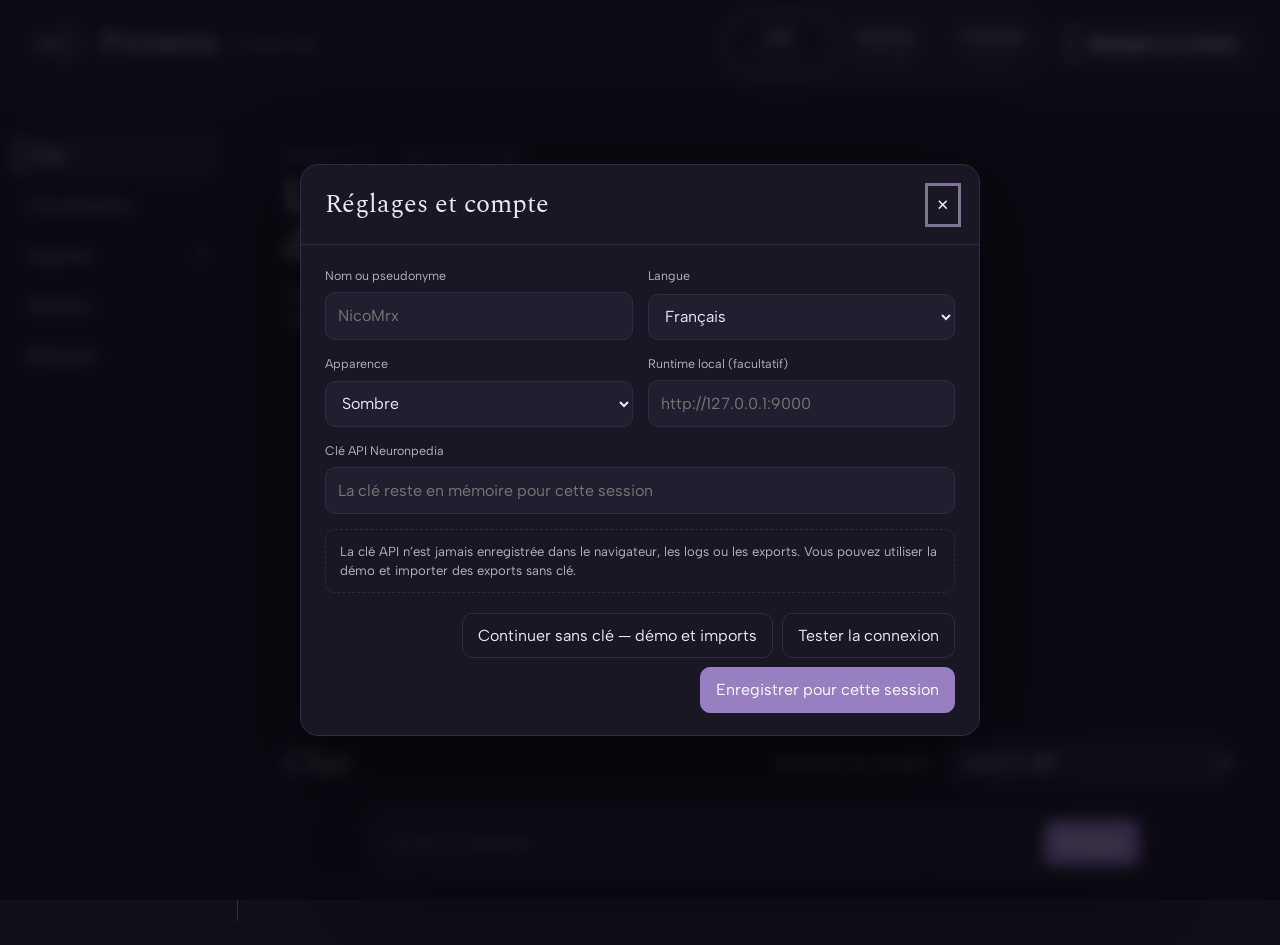
<file: design/reference/progressive-interface-v4.1/prismora-interface-v4.1-autonome.html>
<!doctype html>
<html lang="fr" data-theme="dark">
<head>
<meta charset="utf-8">
<meta name="viewport" content="width=device-width,initial-scale=1,viewport-fit=cover">
<meta name="color-scheme" content="dark light">
<title>Prismora J-Lens Lab — interface progressive v4.1</title>
<link rel="preconnect" href="https://fonts.googleapis.com">
<link rel="preconnect" href="https://fonts.gstatic.com" crossorigin>
<link href="https://fonts.googleapis.com/css2?family=Albert+Sans:wght@400;500;600;700&family=Spectral:ital,wght@0,300;0,400;0,500;1,300;1,400&family=Spline+Sans+Mono:wght@400;500&display=swap" rel="stylesheet">

<style>
:root {
  --voice: "Spectral", Georgia, "Times New Roman", serif;
  --body: "Albert Sans", -apple-system, BlinkMacSystemFont, "Segoe UI", Arial, sans-serif;
  --mono: "Spline Sans Mono", ui-monospace, SFMono-Regular, Menlo, Consolas, monospace;
  --radius-card: 16px; --radius-ui: 10px; --pill: 999px;
  --ease: .32s cubic-bezier(.2,.75,.2,1);
}
:root[data-theme="dark"] {
  --bg:#100f18; --surface:#191724; --surface2:#211e30; --surface3:#29243a;
  --line:#302b43; --text:#ece7f2; --muted:#b8afc5; --soft:#8e849e;
  --violet:#987fc2; --lav:#c3b2dc; --rose:#d4a0b8; --teal:#79aaa8;
  --amber:#d1a36a; --danger:#c97c70; --shadow:0 22px 58px rgba(4,2,12,.42);
  --mark-a:#eed8ea; --mark-b:#7777a2; --veil:rgba(10,8,16,.72);
}
:root[data-theme="light"] {
  --bg:#f7f4f8; --surface:#fffcff; --surface2:#f2edf5; --surface3:#ebe4f0;
  --line:#ddd4e3; --text:#2b2532; --muted:#665e70; --soft:#8c8296;
  --violet:#76569a; --lav:#8f75ae; --rose:#aa708a; --teal:#4f8886;
  --amber:#9f6b38; --danger:#a85e50; --shadow:0 20px 48px rgba(61,45,80,.13);
  --mark-a:#755a98; --mark-b:#aa718b; --veil:rgba(245,241,248,.78);
}
*{box-sizing:border-box}
html{min-height:100%;background:var(--bg)}
body{margin:0;min-height:100vh;background:var(--bg);color:var(--text);font-family:var(--body);line-height:1.45}
button,input,select{font:inherit;color:inherit}
button{cursor:pointer}
button:focus-visible,input:focus-visible,select:focus-visible{outline:3px solid color-mix(in srgb,var(--lav) 60%,transparent);outline-offset:3px}
[hidden]{display:none!important}
svg{display:block}
mark{background:none;color:inherit}

/* Typographic roles:
   Spectral speaks · Albert Sans guides · Spline Sans Mono measures. */
h1,h2,.brand-name,.brand-product,.help,.layer-gap-label,.trajectory-gap{
  font-family:var(--voice);
}
body,button,input,select,.subtitle,.nav-button,.field label,.modal-note,.status-chip,.tiny-control{
  font-family:var(--body);
}
.token,.candidate,.layer-number,.trajectory-label,.eyebrow,.who,.badge{
  font-family:var(--mono);
}
.topbar{
  min-height:86px;display:grid;grid-template-columns:minmax(250px,1fr) auto auto;
  align-items:center;gap:18px;padding:12px 24px;border-bottom:1px solid var(--line);
  background:color-mix(in srgb,var(--surface) 84%,transparent);backdrop-filter:blur(16px);
  position:sticky;top:0;z-index:50;transition:min-height var(--ease),padding var(--ease)
}
body[data-stage="measured"] .topbar{min-height:104px;padding-block:18px}
.brand{display:flex;align-items:center;gap:13px;border:0;background:none;text-align:left}
.brand-mark{width:58px;height:48px;color:var(--lav)}
.brand-name{font:400 1.72rem/1 var(--voice);letter-spacing:.025em}
.brand-name em{font-style:italic;font-weight:400}
.brand-product{font:italic 1rem/1 var(--voice);color:var(--muted);letter-spacing:.05em;margin-left:4px}
.levels{display:flex;gap:3px;padding:4px;border:1px solid var(--line);background:var(--surface2);border-radius:var(--pill);box-shadow:0 0 30px color-mix(in srgb,var(--violet) 14%,transparent)}
.levels button{min-width:104px;padding:9px 16px;border:0;border-radius:var(--pill);background:transparent;color:var(--muted);transition:var(--ease)}
.levels strong,.levels small{display:block}
.levels strong{font-size:.92rem} .levels small{font-size:.62rem;letter-spacing:.09em;text-transform:uppercase;color:var(--soft)}
.levels button.active{background:var(--surface);color:var(--text);box-shadow:inset 0 0 0 1px var(--line),0 0 19px color-mix(in srgb,var(--lav) 24%,transparent)}
.account-button{border:1px solid var(--line);border-left:3px solid var(--violet);background:var(--surface2);border-radius:var(--radius-ui);padding:12px 18px;font-weight:650}
.earned-controls{grid-column:1/-1;display:flex;justify-content:flex-end;gap:9px;align-items:center;max-height:0;opacity:0;overflow:hidden;transition:max-height var(--ease),opacity var(--ease)}
body[data-stage="measured"] .earned-controls{max-height:50px;opacity:1}
.status-chip,.tiny-control{border:1px solid var(--line);background:var(--surface2);border-radius:var(--pill);padding:6px 11px;font-size:.76rem;color:var(--muted)}
.status-chip.connected{color:var(--teal);border-color:color-mix(in srgb,var(--teal) 45%,var(--line))}
.app{display:grid;grid-template-columns:238px minmax(0,1fr);min-height:calc(100vh - 86px)}
.sidebar{border-right:1px solid var(--line);padding:26px 14px;background:color-mix(in srgb,var(--bg) 88%,var(--surface));position:sticky;top:86px;height:calc(100vh - 86px);overflow:auto}
.sidebar nav{display:grid;gap:5px}
.nav-label{margin:22px 10px 5px;color:var(--soft);font-size:.65rem;letter-spacing:.14em;text-transform:uppercase}
.nav-button{width:100%;text-align:left;border:1px solid transparent;background:transparent;border-radius:10px;padding:10px 13px;color:var(--muted)}
.nav-button:hover{background:var(--surface2);color:var(--text)} .nav-button.active{background:var(--surface2);color:var(--text);border-left:3px solid var(--violet)}
.nav-button.import{display:flex;justify-content:space-between;align-items:center} .nav-button.import::after{content:"↥";color:var(--lav)}
.main{min-width:0}
.screen{display:none;padding:42px 46px 70px;max-width:1250px;margin:auto} .screen.active{display:block}
.hero{display:grid;grid-template-columns:minmax(0,1fr) 320px;gap:40px;align-items:start;min-height:380px;transition:min-height var(--ease)}
body[data-stage="empty"] .hero{grid-template-columns:1fr;min-height:590px}
.hero-copy{max-width:780px}
.eyebrow{font-size:.67rem;letter-spacing:.16em;text-transform:uppercase;color:var(--soft);margin-bottom:9px;font-weight:500}
h1{font:400 clamp(2.15rem,3.45vw,3.45rem)/1.09 var(--voice);letter-spacing:.004em;margin:0 0 14px}
.subtitle{font-size:.98rem;color:var(--muted);max-width:67ch;margin:0;line-height:1.58}
.hero-mark-wrap{display:grid;place-items:center;min-height:250px;transition:var(--ease)}
.hero-mark{width:245px;max-width:75vw;transition:width var(--ease),transform var(--ease),opacity var(--ease)}
body[data-stage="empty"] .hero-mark-wrap{grid-row:2;margin-top:-40px;min-height:330px}
body[data-stage="empty"] .hero-mark{width:390px;transform:translateY(-6px)}
body[data-stage="measured"] .hero{min-height:270px}
body[data-stage="measured"] .hero-mark{width:230px}
.chat-header{display:flex;align-items:center;gap:20px;flex-wrap:wrap;margin-top:2px}
.chat-header h2{font:italic 2.05rem/1 var(--voice);font-weight:300;margin:0 auto 0 0}
.model-select{display:flex;gap:10px;align-items:center;color:var(--muted)}
.model-select select{min-width:290px;padding:10px 42px 10px 14px;border:1px solid var(--line);border-radius:var(--pill);background:var(--surface2);color:var(--text)}
.composer{display:flex;gap:8px;margin:26px auto 0;max-width:780px;padding:9px;border:1px solid var(--line);border-radius:14px;background:var(--surface);box-shadow:var(--shadow)}
.composer input{flex:1;border:0;background:transparent;padding:11px 14px;min-width:0} .composer button{border:0;border-radius:10px;padding:10px 17px;background:var(--violet);color:white;font-weight:700}
.messages{display:grid;gap:10px;max-width:820px;margin:24px auto 0}
.message{max-width:560px;padding:16px 20px;border:1px solid var(--line);background:var(--surface2);border-radius:16px;box-shadow:var(--shadow)}
.message.user{justify-self:end;border-bottom-right-radius:5px} .message.model{justify-self:start;background:var(--surface);border-bottom-left-radius:5px}
.who{display:block;color:var(--soft);font-size:.66rem;letter-spacing:.13em;text-transform:uppercase;margin-bottom:8px}
.tokens{display:flex;gap:6px;flex-wrap:wrap;margin-top:12px}
.token{border:1px solid var(--line);background:var(--surface2);border-radius:8px;padding:6px 11px;font-family:var(--mono);color:var(--muted)}
.token.active{border-color:var(--violet);color:var(--text);box-shadow:0 0 15px color-mix(in srgb,var(--lav) 28%,transparent)}
.help{font:italic .83rem var(--voice);color:var(--soft);margin:9px 0 0}
.jlens-card{margin-top:34px;padding:27px 30px;border:1px solid var(--line);border-radius:var(--radius-card);background:var(--surface);box-shadow:var(--shadow)}
.jlens-head{display:flex;gap:9px;align-items:center;flex-wrap:wrap} .jlens-head h2{font:400 1.27rem var(--voice);margin:0 auto 0 0}
.badge{border:1px solid var(--line);border-radius:var(--pill);padding:5px 10px;font-size:.73rem;color:var(--muted)} .badge.ok{color:var(--teal)}
.layer-title{margin-top:25px} .layer-rail{position:relative;height:82px;margin:6px 6px 8px}
.layer-line{position:absolute;left:0;right:0;top:31px;height:2px;background:var(--line)} .layer-gap-line{position:absolute;top:31px;height:2px;background:repeating-linear-gradient(90deg,var(--soft) 0 5px,transparent 5px 12px);opacity:.48}
.layer-gap-label{position:absolute;top:2px;transform:translateX(-50%);white-space:nowrap;font:italic .72rem var(--voice);color:var(--soft)}
.layer-button{position:absolute;top:21px;transform:translateX(-50%);width:22px;height:22px;border-radius:50%;border:1px solid var(--line);background:var(--surface2)} .layer-button.active{background:var(--violet);box-shadow:0 0 0 5px color-mix(in srgb,var(--lav) 25%,transparent),0 0 23px color-mix(in srgb,var(--lav) 40%,transparent)}
.layer-number{position:absolute;top:55px;transform:translateX(-50%);font: .72rem var(--mono);color:var(--soft)}
.analysis-grid{display:grid;grid-template-columns:1fr 1fr;gap:34px;margin-top:18px}
.analysis-grid h3{font-size:.72rem;letter-spacing:.14em;text-transform:uppercase;color:var(--soft);margin:0 0 12px}
.top8-list{display:grid;gap:7px} .candidate{display:grid;grid-template-columns:22px 110px 1fr 50px;gap:10px;align-items:center;font-family:var(--mono);font-size:.8rem}
.candidate-bar-track{height:8px;background:var(--surface2);border-radius:var(--pill);overflow:hidden} .candidate-bar{height:100%;background:linear-gradient(90deg,var(--violet),var(--rose));border-radius:inherit}
.trajectory{position:relative;height:190px;border-bottom:1px solid var(--line);margin-bottom:34px} .trajectory-point{position:absolute;width:13px;height:13px;border-radius:50%;background:var(--violet);box-shadow:0 0 0 5px color-mix(in srgb,var(--lav) 18%,transparent)} .trajectory-label{position:absolute;bottom:-24px;transform:translateX(-50%);font: .72rem var(--mono);color:var(--soft)} .trajectory-gap{position:absolute;top:0;bottom:0;border-inline:1px dashed var(--line);display:grid;place-items:center;color:var(--soft);font:italic .75rem var(--voice);text-align:center}
.analysis-grid>div:last-child>.help{margin-top:0;max-width:54ch}.read-more{display:block;margin:24px 0 0 auto;border:0;background:none;color:var(--lav)}
.simple-panel{padding:28px;border:1px solid var(--line);border-radius:var(--radius-card);background:var(--surface);box-shadow:var(--shadow)} .simple-panel h2{font:400 1.85rem var(--voice);margin-top:0}
.cards{display:grid;grid-template-columns:repeat(auto-fit,minmax(230px,1fr));gap:15px} .card{padding:19px;border:1px solid var(--line);border-radius:13px;background:var(--surface2)} .card h3{margin:0 0 7px}
dialog{border:1px solid var(--line);border-radius:18px;padding:0;background:var(--surface);color:var(--text);box-shadow:0 30px 90px rgba(0,0,0,.5);max-width:min(680px,calc(100vw - 28px));width:100%}
dialog::backdrop{background:var(--veil);backdrop-filter:blur(7px)}
.modal-head{display:flex;justify-content:space-between;align-items:center;padding:20px 24px;border-bottom:1px solid var(--line)} .modal-head h2{font:400 1.6rem var(--voice);margin:0} .modal-close{border:0;background:transparent;font-size:1.3rem}
.modal-body{padding:22px 24px} .form-grid{display:grid;grid-template-columns:1fr 1fr;gap:15px} .field{display:grid;gap:7px} .field.full{grid-column:1/-1} .field label{font-size:.78rem;color:var(--muted)} .field input,.field select{width:100%;padding:11px 12px;border:1px solid var(--line);border-radius:10px;background:var(--surface2)}
.modal-note{padding:12px 14px;border:1px dashed var(--line);border-radius:10px;color:var(--muted);font-size:.82rem} .modal-actions{display:flex;gap:9px;justify-content:flex-end;flex-wrap:wrap;margin-top:20px} .secondary,.primary{padding:10px 15px;border-radius:10px} .secondary{border:1px solid var(--line);background:transparent} .primary{border:1px solid var(--violet);background:var(--violet);color:white}
.import-drop{border:1px dashed var(--line);border-radius:13px;padding:28px;text-align:center;background:var(--surface2)}
.mobile-menu{display:none}
@media(max-width:900px){
  .topbar{grid-template-columns:1fr auto;padding:10px 14px} .brand-product{display:none} .level-switch-wrap{grid-column:1/-1;order:3} .levels{width:100%} .levels button{flex:1;min-width:0;padding-inline:7px} .account-button{padding:9px 11px}
  .earned-controls{justify-content:flex-start}
  .app{display:block} .sidebar{position:static;height:auto;padding:8px 10px;border-right:0;border-bottom:1px solid var(--line)} .sidebar nav{display:flex;overflow:auto;gap:5px} .nav-label{display:none} .nav-button{width:auto;white-space:nowrap}
  .screen{padding:28px 18px 55px} .hero{grid-template-columns:1fr;gap:12px;min-height:0} body[data-stage="empty"] .hero{min-height:0} .hero-mark-wrap{grid-row:auto;min-height:160px} body[data-stage="empty"] .hero-mark{width:245px;transform:none} .hero-mark{width:190px}
  h1{font-size:clamp(2.05rem,10vw,3rem)} .chat-header h2{font-size:1.9rem} .model-select{width:100%} .model-select select{width:100%;min-width:0}
  .composer{margin-top:16px} .message{max-width:88%} .analysis-grid{grid-template-columns:1fr} .jlens-card{padding:20px 16px} .candidate{grid-template-columns:20px 80px 1fr 43px}
  .form-grid{grid-template-columns:1fr} .field.full{grid-column:auto}
}
@media(prefers-reduced-motion:reduce){*{scroll-behavior:auto!important;transition:none!important;animation:none!important}}
</style>
</head>
<body data-stage="empty">
<svg width="0" height="0" style="position:absolute;overflow:hidden" aria-hidden="true"><symbol id="prismora-mark-symbol" viewBox="0 0 10673.6 8850.1"><defs><style>.st0{fill:var(--pz-mark-a,#eed8ea)}.st1{fill:var(--pz-mark-b,#7777a2)}</style></defs><path d="M770.6 4445.4h9075m-9075-5.4c1014.4-60.4 2989.1-44 4003.5-12.1 1690.7-15.7 3381.2-83.5 5071.5 12.1 6.5 0 6.7 10.8 0 10.8-1690.3 95.6-3380.7 27.8-5071.5 12.1-1003.2 21.6-3031.9 68-4003.5-22.9" class="st0"/><path d="M9698.7 3989.6a86.5 86.5 0 0 1 131.5-73.8l843.4 513.7-832.7 544a86.4 86.4 0 1 1-94.6-144.8l603.1-394-609.1-371.2a87 87 0 0 1-41.6-74" class="st0"/><path d="M9699.1 4900.7q0-4.8 1.5-9.6l53.1-171.8a32.4 32.4 0 1 1 62 19.1l-53.2 171.9a32.4 32.4 0 0 1-63.4-9.6m-4.5-900.5a32.4 32.4 0 0 1 62.8-11.5l71 188a32.4 32.4 0 1 1-60.7 23l-71-188a32 32 0 0 1-2.1-11.5m-8598.4-748.8c141.6 28.4 226.4 173.9 315 275.3 227.6 360.5 655.1 503.8 1056 577.4 3.5.4 3.5 6.3-.3 6.5-491 57.7-775.7-233.7-1096.8-549-99.2-95.1-155.7-233.6-275.2-303.9-3.4-1-2.5-6.6 1.3-6.3m320.7-1081.8c498.6 317 453.2 779.8 630.2 1264.4 58.3 144.2 141.2 278.2 261.4 376 479.2 367 2235.7 399 2778.3 158.5 290-130.4 547-324 764-554.8l155.7-179.3c140.2-187.5 397.7-474.4 449.5-702.2 134.1-625.4-53.2-1227.6-39.3-1861.7 64.2 637.4 204.2 1201.7 84.7 1837.9-60.7 326-344.1 732-591.8 961.6-582.8 622-2387.6 806-3200 600-322.7-68-625-287-733.1-608-120.7-302.4-109.5-634.8-261-923-71.7-144.7-183-257.7-304-362.7-4-3.3 1.2-10 5.4-6.7m4323.8 1813.2c417.8-202.5 942.3-412.2 1065.4-920.7 225.5-931.7 978.7-1431.1 1474.5-1840.5 5.9-5.4 16 2.4 11.8 9.5-69.7 129.3-156 177.8-244.4 291.4-250.6 341.5-805.7 534-987 920.3-56.1 135.7-231.3 692-273.2 832.8-35.5 146.7-115.7 288-229.8 390.7-229.5 209-531 288.1-811 330.2-7.8 2.4-14-9-6.3-13.7" class="st0"/><path d="M5936.3 763c0-11.5 3.1-23.3 9.7-34L6396 0l459 721a65 65 0 0 1-109.4 69.7l-348-546.4-341.2 553a64.9 64.9 0 0 1-120.1-34.2" class="st0"/><path d="M6598.6 724.6q0-8 2.5-16.1a54 54 0 0 1 67.7-35.5l150 47a54 54 0 1 1-32.2 103.2l-150-47a54 54 0 0 1-38-51.6m-642.9 46.9a54 54 0 0 1 35-50.6l165.5-62.6a54 54 0 0 1 38.3 101.2L6028.9 822a54 54 0 0 1-73.2-50.6m1967.1 201a43 43 0 0 1 33-42l798.5-195.6-171.4 802a43.3 43.3 0 0 1-84.6-18l142.6-667.1-664.5 162.8a43.3 43.3 0 0 1-53.6-42Z" class="st0"/><path d="M8409.8 1390.7a32.5 32.5 0 0 1 61-15.3l74.1 138.7a32.5 32.5 0 0 1-57.1 30.6l-74.1-138.7a32 32 0 0 1-3.9-15.3m-475.2-403.4q0-6.6 2.7-13.1a32.5 32.5 0 0 1 42.8-16.6l162 71.5a32.5 32.5 0 1 1-26.2 59.3l-162-71.4a33 33 0 0 1-19.3-29.7M1094.5 5631c56.7-37.4 89-95.9 130.4-150.9 74.6-119.5 185.3-213.2 294.8-300.2 106.1-94.2 194.7-212.7 320.6-284.5A851 851 0 0 1 2467 4778c5.4 1 5.9 9.4.3 10.8-327.1 100-668.5 177-923 415.7-88.4 108.7-148.3 234.9-256 330.4-52 48.3-114.4 107.4-191.6 106.6-5.5-.4-7.3-8.2-2.1-10.6m1192.8 603.2c25.5-31.9 49.3-78.5 52.8-119.5-30.6-174.3-30-354.2 22-526 253.7-910.8 2706.6-905.3 3266-304.5 527.2 532.5 255.2 1357.6-167.5 1862-3.8 5.3-12.3-.6-9-6 107.6-192.7 207.2-389 272.7-595.2 138.3-399.2 123-869.4-171.2-1192-671.6-757.3-3092.5-545-3175 574.7-3.6 60.5-5.1 122.1-3.6 183.3.6 11.4-2.9 19.9-5.3 26.8-17.5 40.5-39.9 77-75 104.8a5.4 5.4 0 0 1-6.9-8.4m2283.1-1633.5c648.6-28 1294.8 27 1938 105.3 216 23.9 432.3 29.4 645.2 83.3 422.3 124 777.3 402 1102.2 687.6 316.3 295.3 625.3 617 867.2 969.5-301.9-303.4-602.5-621.7-928-901.4-322.2-278.1-658.3-557.4-1057.4-703.7-408.2-123-852.3-123-1277.6-137.2-386.3-21.7-938.5-40.2-1289.6-103.4" class="st0"/><path d="m5069.3 7782.8 90.4-837.5a65 65 0 0 1 71.4-57.6 64 64 0 0 1 57.6 71.5l-59.7 553.9 450.8-314.8a65 65 0 0 1 74.4 106.4z" class="st0"/><path d="M5558.3 7182.2q0-3.7.9-7.4a32.5 32.5 0 0 1 39-24.2l153 35.7a33 33 0 0 1 24.3 39 32.5 32.5 0 0 1-39 24.2l-153.1-35.7c-15-3.5-25-16.9-25-31.6m-333.2-235.3a32.4 32.4 0 0 1 57.7-20.4l111 138a32.4 32.4 0 1 1-50.6 40.7l-111-138c-4.8-6-7.1-13.2-7.1-20.3m2267.5 187.9q0-6.9 1.6-13.9a58.3 58.3 0 0 1 70.5-42.7l402.4 98.6-86.3-403.9a58.3 58.3 0 0 1 114-24.4l125.2 585.7-583-142.8a58 58 0 0 1-44.4-56.6" class="st0"/><path d="M7839.8 6828.3q0-5.2 2.6-10.3l49.9-93.4a21.8 21.8 0 1 1 38.5 20.6l-50 93.4a21.8 21.8 0 0 1-41-10.3M7509 7106a22 22 0 0 1 13-20l109-48a21.9 21.9 0 1 1 17.7 39.9l-109 48.2a22 22 0 0 1-30.8-20m1239-410.6q0-4.2.9-8.6a43 43 0 0 1 51-33.8l670.5 136.1-169.2-660.8a43.2 43.2 0 1 1 83.8-21.5l203.4 794.5-805.7-163.5a43 43 0 0 1-34.7-42.4" class="st0"/><path d="M9231 6248.3q0-7.2 3.1-14l68.4-141.6a32.5 32.5 0 0 1 58.5 28.2l-68.4 141.6a32.5 32.5 0 0 1-61.7-14.2M8768.5 6676c0-12 6.7-23.4 18.1-29l159-78a32.4 32.4 0 1 1 28.6 58.2l-159 78a32.4 32.4 0 0 1-46.7-29.1ZM0 4461l818.3-534.7A75.6 75.6 0 1 1 901 4053l-617.4 403.5 623.8 380a75.7 75.7 0 1 1-78.7 129.3z" class="st0"/><path d="M817.7 4162q0-4.9 1.4-9.6l53.2-171.9a32.4 32.4 0 1 1 62 19.2L881 4171.5a32.4 32.4 0 0 1-63.4-9.6Zm-8.9 551.9a32.5 32.5 0 0 1 62.8-11.5l71 188a32.4 32.4 0 1 1-60.7 22.9l-71-188a33 33 0 0 1-2.1-11.4m196.3-2874.4 723.3 122.1c29.5 5 50 32.8 44.3 62.4a54 54 0 0 1-62.3 44.3l-554.4-93.6 155.8 546a54 54 0 1 1-104 29.6z" class="st0"/><path d="M1241 2557.1q0-6.6 2.8-13l55.2-125.5a32.5 32.5 0 0 1 42.8-16.6 33 33 0 0 1 16.7 42.7l-55.2 125.5a32.5 32.5 0 0 1-62.2-13M1574 2108c0-11.6 6.2-22.7 17-28.6l134.7-72.8a32.4 32.4 0 1 1 30.9 57l-134.7 73a32.4 32.4 0 0 1-47.9-28.6m4169 2742.1c369.6 117.1 807.5 316 929.7 702.6 38 127.1-4.9 256 24 383.1 69.9 371 551.4 503.4 825.8 743.8 97.4 87.4 195.4 180 267 290 3.1 4.3-3.6 10-7.7 6-436.2-425.1-616-400.5-968.2-709.6-150.2-131.9-164.5-324.2-158-518.7 14.4-191.7-122.5-344.4-263.4-466-191-167.2-422.5-292.2-653.3-422.6-5-2.5-1.3-10.7 4.2-8.6Z" class="st0"/><path d="M2295.6 2646.6c45 37.3 87.1 87.8 87.4 149.1 0 91.7 20.6 218 25.7 310.2 61 1103 1429.2 823.2 1886.9 865.8 613.3 57.2 1236.8-402.9 1339.5-1010.9 58.5-293.6 8.8-621-82-908.5-26-102.8-71.6-198.8-103.8-301.9-3.2-7.7 9.6-13.9 13.6-6.3 242.6 360.6 404.6 801 331.1 1245.7-72.3 447.6-430.3 826.5-858.3 951.8-415 117.3-1860.2 134.8-2234.5-103-342-223.7-450.5-665.7-371-1048 9-41.3-20.7-100.5-44.7-132.9-5.3-6.3 2.9-16.3 10.1-11Zm2997 1526.1c377-38.2 751.2-48.8 1128.4-47.4 364.9 10 766.7 37.9 1099.9-131 320.4-180.4 428.3-151.9 680.8-418 263.4-263.3 199.9-463.7 466.8-721.5-159.5 341.2-136.8 446-385.9 732.9-262.8 276.6-362.6 347.1-728.8 482.7-178.8 62.1-377.5 78-564.2 105.6-374 60.4-752.8 107-1132.4 76.4-189-10.9-378.3-29-565.2-64.7-8-1.3-8-14.4.6-15" class="st1"/><path d="m5095.9 1153 645.9 450.8a43.2 43.2 0 1 1-49.6 71l-489.9-342 64.9 601a43.3 43.3 0 0 1-86 9.3z" class="st1"/><path d="M5542.3 1695c0-14.7 10.1-28 25-31.6l153.2-35.6a32.5 32.5 0 0 1 14.8 63.2l-153.2 35.6a32.5 32.5 0 0 1-39.8-31.6m-330.7 247.7c0-7.1 2.3-14.3 7.1-20.3l111-138a32.5 32.5 0 0 1 50.5 40.7l-111 138a32.5 32.5 0 0 1-57.6-20.4m3058 664.5a65 65 0 0 1 52-63.5l839.6-170.4-212 828a65 65 0 0 1-125.7-32.2l160.6-627.5-636.7 129.2a65 65 0 0 1-77.8-63.6" class="st1"/><path d="M8765.1 3074.5a32.5 32.5 0 0 1 61.7-14.1l68.4 141.5a32.5 32.5 0 0 1-58.4 28.2l-68.4-141.5a33 33 0 0 1-3.3-14m-482.4-441.1q0-7.2 3.3-14.2a32.4 32.4 0 0 1 43.4-14.9l159 78a32.4 32.4 0 0 1-28.6 58.2l-159-78a32 32 0 0 1-18.1-29ZM1409.4 6712c120-111.9 227.2-228.3 295.5-378.4 143.4-294.6 123.8-639.4 256.2-947.3 63.8-160.7 174.8-310.8 320.5-410.5 292-190.4 632.4-209 961-283.7 695.2-140.6 2166.4-29 2631.5 522.8 532.7 595.8 620 2229 550.3 3001.5-.7 9-15.2 8.4-15.1-.6-30.6-652.8-63.8-1310.4-174.1-1952.7-52.2-271-103.4-550.2-249.1-785.8-116.6-159.4-258-302.4-410.4-426.5-376.9-311-1848.8-419-2324.5-311.3-302.5 74.7-647.6 142.8-896 335.3-120.4 95.1-209.2 221-270 364-130.8 293.6-131.7 655-309.1 935-84.2 145.4-217.6 260.5-357.2 350-6.8 5.1-16.4-5.7-9.5-11.8" class="st1"/><path d="M5958 8127.7a43.1 43.1 0 0 1 80-22.8l359.3 582.3 366.5-575.4a43.2 43.2 0 1 1 73 46.4l-440.6 691.9-431.9-699.8a43 43 0 0 1-6.4-22.6" class="st1"/><path d="M6616.7 8172.5c0-13.8 8.9-26.6 22.8-31l150-46.8a32.5 32.5 0 0 1 19.4 62l-150 46.8a32.5 32.5 0 0 1-42.2-31m-639.4-54.7q0-5.8 2.1-11.5a32.4 32.4 0 0 1 41.8-18.9l165.6 62.7a32.4 32.4 0 1 1-23 60.7l-165.5-62.7c-13-5-21-17.2-21-30.3M1043 7051.3l202.5-710.8a54.1 54.1 0 0 1 104 29.6l-155.6 546 554.4-93.5a54 54 0 0 1 18 106.6z" class="st1"/><path d="M1287 6351.4a32.5 32.5 0 0 1 62.1-13l55.2 125.4c7 16.3-.2 35.5-16.6 42.7a32.5 32.5 0 0 1-42.8-16.6l-55.2-125.5a33 33 0 0 1-2.8-13m316.3 432.6a32.4 32.4 0 0 1 47.9-28.5l134.6 72.8a32.4 32.4 0 0 1-30.8 57.1l-134.7-72.8c-10.8-5.9-17-17-17-28.6" class="st1"/><rect width="1482.5" height="261.9" x="3694.7" y="4314.5" class="st0" rx="107.1" ry="107.1" transform="rotate(90 4436 4445.4)"/><rect width="1815.6" height="261.9" x="3102.5" y="4314.5" class="st0" rx="111" ry="111" transform="rotate(90 4010.3 4445.4)"/><rect width="1482.5" height="261.9" x="2812.1" y="4314.5" class="st0" rx="107.1" ry="107.1" transform="rotate(90 3553.4 4445.4)"/></symbol></svg>
<header class="topbar">
  <button class="brand" type="button" data-screen="chat" aria-label="Prismora">
    <svg class="brand-mark" viewBox="0 0 10673.6 8850.1"><use href="#prismora-mark-symbol"></use></svg>
    <span class="brand-name">Prism<em>ora</em></span><span class="brand-product">J‑Lens Lab</span>
  </button>
  <div class="level-switch-wrap">
    <nav class="levels" aria-label="Profondeur">
      <button class="active" data-level="read"><strong>Lire</strong><small>Basique</small></button>
      <button data-level="explore"><strong>Explorer</strong><small>Confirmé</small></button>
      <button data-level="control"><strong>Contrôler</strong><small>Expert</small></button>
    </nav>
  </div>
  <button class="account-button" id="open-settings">Réglages et compte</button>
  <div class="earned-controls" aria-label="Contrôles révélés après une première mesure">
    <span class="status-chip" id="connection-chip">Neuronpedia non connecté</span>
    <button class="tiny-control" id="quick-theme">Thème : sombre</button>
    <button class="tiny-control" id="quick-lang">FR</button>
  </div>
</header>
<div class="app">
  <aside class="sidebar"><nav id="sidebar-nav"></nav></aside>
  <main class="main">
    <section class="screen active" id="screen-chat">
      <div class="hero">
        <div class="hero-copy">
          <div class="eyebrow">Conversation · démo synthétique</div>
          <h1>Lire ce qui se passe sous la réponse d’une IA</h1>
          <p class="subtitle">Une conversation, une réponse et la trajectoire interne de chaque mot. Rien d’autre n’est imposé — la profondeur s’ouvre quand vous la demandez.</p>
        </div>
        <div class="hero-mark-wrap">
          <svg class="hero-mark" viewBox="0 0 10673.6 8850.1" role="img" aria-label="Arbre Prismora"><use href="#prismora-mark-symbol"></use></svg>
        </div>
      </div>
      <div class="chat-header">
        <h2>Chat</h2>
        <label class="model-select"><span>Sélection du modèle :</span>
          <select id="model-select"><option>Qwen 3 · API</option><option>Qwen 3 · local</option><option>GPT‑OSS · API</option><option>GPT‑OSS · local</option><option disabled>Gemma · à venir</option></select>
        </label>
      </div>
      <form class="composer" id="composer"><input id="message-input" autocomplete="off" placeholder="Écrire un message…" aria-label="Votre message"><button>Envoyer</button></form>
      <div class="messages" id="messages" hidden>
        <article class="message user"><span class="who">Vous</span><span id="user-message">Complète la phrase : « the answer is… »</span></article>
        <article class="message model"><span class="who">Modèle · démo</span>La réponse générée est <strong>same</strong>.<div class="tokens" id="tokens"></div><p class="help">Choisissez un token pour suivre son histoire à travers les couches.</p></article>
      </div>
      <section class="jlens-card" id="jlens-card" hidden>
        <div class="jlens-head"><h2>J‑Lens du token <mark id="selected-token">« same »</mark></h2><span class="badge ok">4 couches mesurées</span><span class="badge">Jacobian lens</span></div>
        <div class="layer-title eyebrow">Couche</div>
        <div class="layer-rail" id="layer-rail"></div>
        <div class="analysis-grid"><div><h3 id="top8-title">Top 8 · couche 40</h3><div class="top8-list" id="top8-list"></div></div><div><h3>Trajectoire du candidat « same »</h3><div class="trajectory" id="trajectory"></div><p class="help">La lumière suit ce qui est mesuré. Entre les couches absentes, Prismora ne dessine jamais ce qu’il n’a pas observé.</p></div></div>
        <button class="read-more" data-level-jump="explore">Voir les détails de cette lecture →</button>
      </section>
    </section>
    <section class="screen" id="screen-explore"><div class="simple-panel"><div class="eyebrow">Explorer · même artifact</div><h2>Comprendre une bifurcation</h2><p>Les faits déterministes, les comparaisons et les contrôles apparaissent sans quitter la trajectoire sélectionnée.</p><div class="cards"><article class="card"><h3>Comprendre</h3><p>Récit fondé sur des règles, avec preuve mesurée.</p></article><article class="card"><h3>Comparaison A/B</h3><p>Même surface, trajectoires internes comparées couche par couche.</p></article><article class="card"><h3>Références</h3><p>Baselines, répétitions et limites.</p></article><article class="card"><h3>Interventions</h3><p>Couche déclarée et contrôles causaux.</p></article></div></div></section>
    <section class="screen" id="screen-control"><div class="simple-panel"><div class="eyebrow">Contrôler · laboratoire complet</div><h2>Protocoles, exécutions et preuves</h2><div class="cards"><article class="card"><h3>Protocoles</h3><p>Préenregistrement et verrouillage.</p></article><article class="card"><h3>Campagnes</h3><p>Matrices de runs reproductibles.</p></article><article class="card"><h3>Exécutions</h3><p>Artifacts, raws exacts et provenance.</p></article><article class="card"><h3>Inspecteur</h3><p>Heatmaps, top-k et trajectoires.</p></article><article class="card"><h3>Claim Ledger</h3><p>Observations, hypothèses et limites.</p></article><article class="card"><h3>GPU / API</h3><p>Neuronpedia et runtimes locaux.</p></article></div></div></section>
    <section class="screen" id="screen-placeholder"><div class="simple-panel"><h2 id="placeholder-title">Écran</h2><p>Ce composant sera relié au moteur Prismora par Codex.</p></div></section>
  </main>
</div>

<dialog id="settings-dialog">
  <form method="dialog" id="settings-form">
    <header class="modal-head"><h2>Réglages et compte</h2><button class="modal-close" value="cancel" aria-label="Fermer">×</button></header>
    <div class="modal-body">
      <div class="form-grid">
        <div class="field"><label for="profile-name">Nom ou pseudonyme</label><input id="profile-name" autocomplete="nickname" placeholder="NicoMrx"></div>
        <div class="field"><label for="language">Langue</label><select id="language"><option value="fr">Français</option><option value="en">English</option></select></div>
        <div class="field"><label for="theme">Apparence</label><select id="theme"><option value="system">Système</option><option value="dark">Sombre</option><option value="light">Clair</option></select></div>
        <div class="field"><label for="worker-url">Runtime local (facultatif)</label><input id="worker-url" placeholder="http://127.0.0.1:9000"></div>
        <div class="field full"><label for="neuronpedia-key">Clé API Neuronpedia</label><input id="neuronpedia-key" type="password" autocomplete="off" placeholder="La clé reste en mémoire pour cette session"></div>
        <div class="field full"><div class="modal-note">La clé API n’est jamais enregistrée dans le navigateur, les logs ou les exports. Vous pouvez utiliser la démo et importer des exports sans clé.</div></div>
      </div>
      <div class="modal-actions"><button class="secondary" value="cancel">Continuer sans clé — démo et imports</button><button class="secondary" type="button" id="test-key">Tester la connexion</button><button class="primary" value="default">Enregistrer pour cette session</button></div>
    </div>
  </form>
</dialog>
<dialog id="import-dialog">
  <form method="dialog">
    <header class="modal-head"><h2>Importer un export Neuronpedia</h2><button class="modal-close" value="cancel">×</button></header>
    <div class="modal-body"><label class="import-drop">Sélectionner des fichiers ou un dossier exporté<input id="import-files" type="file" multiple webkitdirectory style="display:block;margin:16px auto 0"></label><pre id="import-list" class="modal-note">Aucun fichier sélectionné.</pre><div class="modal-actions"><button class="secondary" value="cancel">Annuler</button><button class="primary" value="default">Préparer l’import</button></div></div>
  </form>
</dialog>
<script>
const DEMO = {
  tokens:["the","answer","is","same"], layers:[0,1,40,41],
  candidates:{
    0:[["same",.07],["the",.18],["a",.12],["it",.09],["of",.07],["in",.05],["to",.05],["and",.04]],
    1:[["same",.11],["it",.14],["the",.10],["answer",.08],["a",.06],["thing",.05],["one",.04],["is",.04]],
    40:[["same",.42],["identical",.21],["equal",.09],["similar",.07],["one",.04],["it",.03],["unchanged",.03],["the",.02]],
    41:[["same",.57],["identical",.14],["equal",.07],["similar",.04],["unchanged",.03],["one",.02],["it",.02],["exact",.02]]
  }
};
const state={level:"read",stage:"empty",selectedToken:"same",selectedLayer:40,theme:localStorage.getItem("prismora.theme")||"dark",language:localStorage.getItem("prismora.locale")||"fr",connected:false};
const $=s=>document.querySelector(s), $$=s=>[...document.querySelectorAll(s)];
const NAV={
 read:[["chat","Chat"],["conversations","Conversations"],["import","Importer"],["models","Modèles"],["settings","Réglages"]],
 explore:[["chat","Lire"],["conversations","Conversations"],["import","Importer"],["understand","Comprendre"],["compare","Comparaison A/B"],["baselines","Références"],["interventions","Interventions"],["models","Modèles"],["settings","Réglages"]],
 control:[["chat","Lire"],["import","Importer"],["overview","Aperçu"],["protocols","Protocoles"],["campaigns","Campagnes"],["runs","Exécutions"],["inspector","Inspecteur"],["claims","Registre des affirmations"],["models","Modèles"],["settings","Réglages"]]
};
function renderNav(){
 const nav=$("#sidebar-nav");nav.replaceChildren();
 NAV[state.level].forEach(([id,label])=>{const b=document.createElement("button");b.className="nav-button"+(id==="chat"?" active":"")+(id==="import"?" import":"");b.textContent=label;b.dataset.nav=id;nav.append(b);});
}
function setLevel(level){
 state.level=level; $$(".levels button").forEach(b=>b.classList.toggle("active",b.dataset.level===level)); renderNav();
 showScreen(level==="read"?"chat":level);
}
function showScreen(id){
 $$(".screen").forEach(s=>s.classList.remove("active"));
 const target=$("#screen-"+id)||$("#screen-placeholder");target.classList.add("active");
 if(target.id==="screen-placeholder")$("#placeholder-title").textContent=id;
}
function setStage(stage){
 state.stage=stage;document.body.dataset.stage=stage;
 const measured=stage==="measured";$("#messages").hidden=!measured;$("#jlens-card").hidden=!measured;
}
function applyTheme(){
 let value=state.theme;if(value==="system")value=matchMedia("(prefers-color-scheme: light)").matches?"light":"dark";
 document.documentElement.dataset.theme=value;$("#theme").value=state.theme;
 $("#quick-theme").textContent="Thème : "+(value==="dark"?"sombre":"clair");
}
function setLanguage(lang){
 state.language=lang;localStorage.setItem("prismora.locale",lang);$("#language").value=lang;$("#quick-lang").textContent=lang.toUpperCase();
}
function renderDemo(){
 $("#tokens").replaceChildren(...DEMO.tokens.map(t=>{const b=document.createElement("button");b.type="button";b.className="token"+(t===state.selectedToken?" active":"");b.textContent=t;b.onclick=()=>{state.selectedToken=t;renderDemo();};return b;}));
 $("#selected-token").textContent='« '+state.selectedToken+' »';
 const rail=$("#layer-rail");rail.replaceChildren();const min=DEMO.layers[0],max=DEMO.layers.at(-1),x=l=>6+((l-min)/Math.max(1,max-min))*88;
 const line=document.createElement("div");line.className="layer-line";rail.append(line);
 DEMO.layers.forEach((l,i)=>{
   if(i&&l-DEMO.layers[i-1]>1){const gap=document.createElement("div");gap.className="layer-gap-line";const left=x(DEMO.layers[i-1])+2,right=x(l)-2;gap.style.left=left+"%";gap.style.width=(right-left)+"%";rail.append(gap);const gl=document.createElement("span");gl.className="layer-gap-label";gl.style.left=((left+right)/2)+"%";gl.textContent=`couches ${DEMO.layers[i-1]+1} – ${l-1} non mesurées`;rail.append(gl);}
   const b=document.createElement("button");b.className="layer-button"+(l===state.selectedLayer?" active":"");b.style.left=x(l)+"%";b.onclick=()=>{state.selectedLayer=l;renderDemo();};rail.append(b);
   const n=document.createElement("span");n.className="layer-number";n.style.left=x(l)+"%";n.textContent=l;rail.append(n);
 });
 const list=$("#top8-list");list.replaceChildren();const rows=DEMO.candidates[state.selectedLayer],maxp=Math.max(...rows.map(x=>x[1]));
 rows.forEach(([name,p],i)=>{const r=document.createElement("div");r.className="candidate";r.innerHTML=`<span>${i+1}</span><strong>${name}</strong><span class="candidate-bar-track"><i class="candidate-bar" style="width:${Math.max(2,p/maxp*100)}%"></i></span><span>${p.toFixed(2)}</span>`;list.append(r);});
 $("#top8-title").textContent="Top 8 · couche "+state.selectedLayer;
 const chart=$("#trajectory");chart.replaceChildren();const x2=l=>6+((l-min)/Math.max(1,max-min))*88;
 DEMO.layers.forEach((l,i)=>{
   if(i&&l-DEMO.layers[i-1]>1){const g=document.createElement("div");g.className="trajectory-gap";const left=x2(DEMO.layers[i-1])+2,right=x2(l)-2;g.style.left=left+"%";g.style.width=(right-left)+"%";g.innerHTML="silence<br>non mesuré";chart.append(g);}
   const p=DEMO.candidates[l].find(x=>x[0]===state.selectedToken)?.[1]??0;const pt=document.createElement("span");pt.className="trajectory-point";pt.style.left=x2(l)+"%";pt.style.bottom=(18+p*230)+"px";chart.append(pt);const lab=document.createElement("span");lab.className="trajectory-label";lab.style.left=x2(l)+"%";lab.textContent=l;chart.append(lab);
 });
}
function loadDemo(message="Complète la phrase : « the answer is… »"){$("#user-message").textContent=message;setStage("measured");renderDemo();}
function openSettings(){$("#settings-dialog").showModal()}
document.addEventListener("click",e=>{
 const nav=e.target.closest("[data-nav]");if(nav){const id=nav.dataset.nav;if(id==="import")$("#import-dialog").showModal();else if(id==="settings")openSettings();else if(id==="chat"){setLevel("read");showScreen("chat")}else if(id==="understand"){setLevel("explore");showScreen("explore")}else if(id==="protocols"){setLevel("control");showScreen("control")}else{showScreen("placeholder");$("#placeholder-title").textContent=nav.textContent}}
 const jump=e.target.closest("[data-level-jump]");if(jump)setLevel(jump.dataset.levelJump);
});
$$(".levels button").forEach(b=>b.onclick=()=>setLevel(b.dataset.level));
$("#open-settings").onclick=openSettings;
$("#composer").onsubmit=e=>{e.preventDefault();const msg=$("#message-input").value.trim();if(!msg)return;loadDemo(msg);$("#message-input").value="";};
$("#test-key").onclick=()=>{state.connected=$("#neuronpedia-key").value.trim().length>4;$("#connection-chip").textContent=state.connected?"Neuronpedia connecté":"Neuronpedia non connecté";$("#connection-chip").classList.toggle("connected",state.connected)};
$("#settings-form").onsubmit=e=>{if(e.submitter?.value==="cancel")return;localStorage.setItem("prismora.name",$("#profile-name").value);state.theme=$("#theme").value;localStorage.setItem("prismora.theme",state.theme);setLanguage($("#language").value);applyTheme();};
$("#quick-theme").onclick=()=>{state.theme=(document.documentElement.dataset.theme==="dark"?"light":"dark");localStorage.setItem("prismora.theme",state.theme);applyTheme()};
$("#quick-lang").onclick=()=>setLanguage(state.language==="fr"?"en":"fr");
$("#import-files").onchange=e=>$("#import-list").textContent=[...e.target.files].map(f=>f.name).join("\n")||"Aucun fichier sélectionné.";
$("#profile-name").value=localStorage.getItem("prismora.name")||"";setLanguage(state.language);applyTheme();renderNav();setStage("empty");
setTimeout(()=>{if(!localStorage.getItem("prismora.welcomed")){openSettings();localStorage.setItem("prismora.welcomed","1")}},450);
</script>
</body></html>
</file>
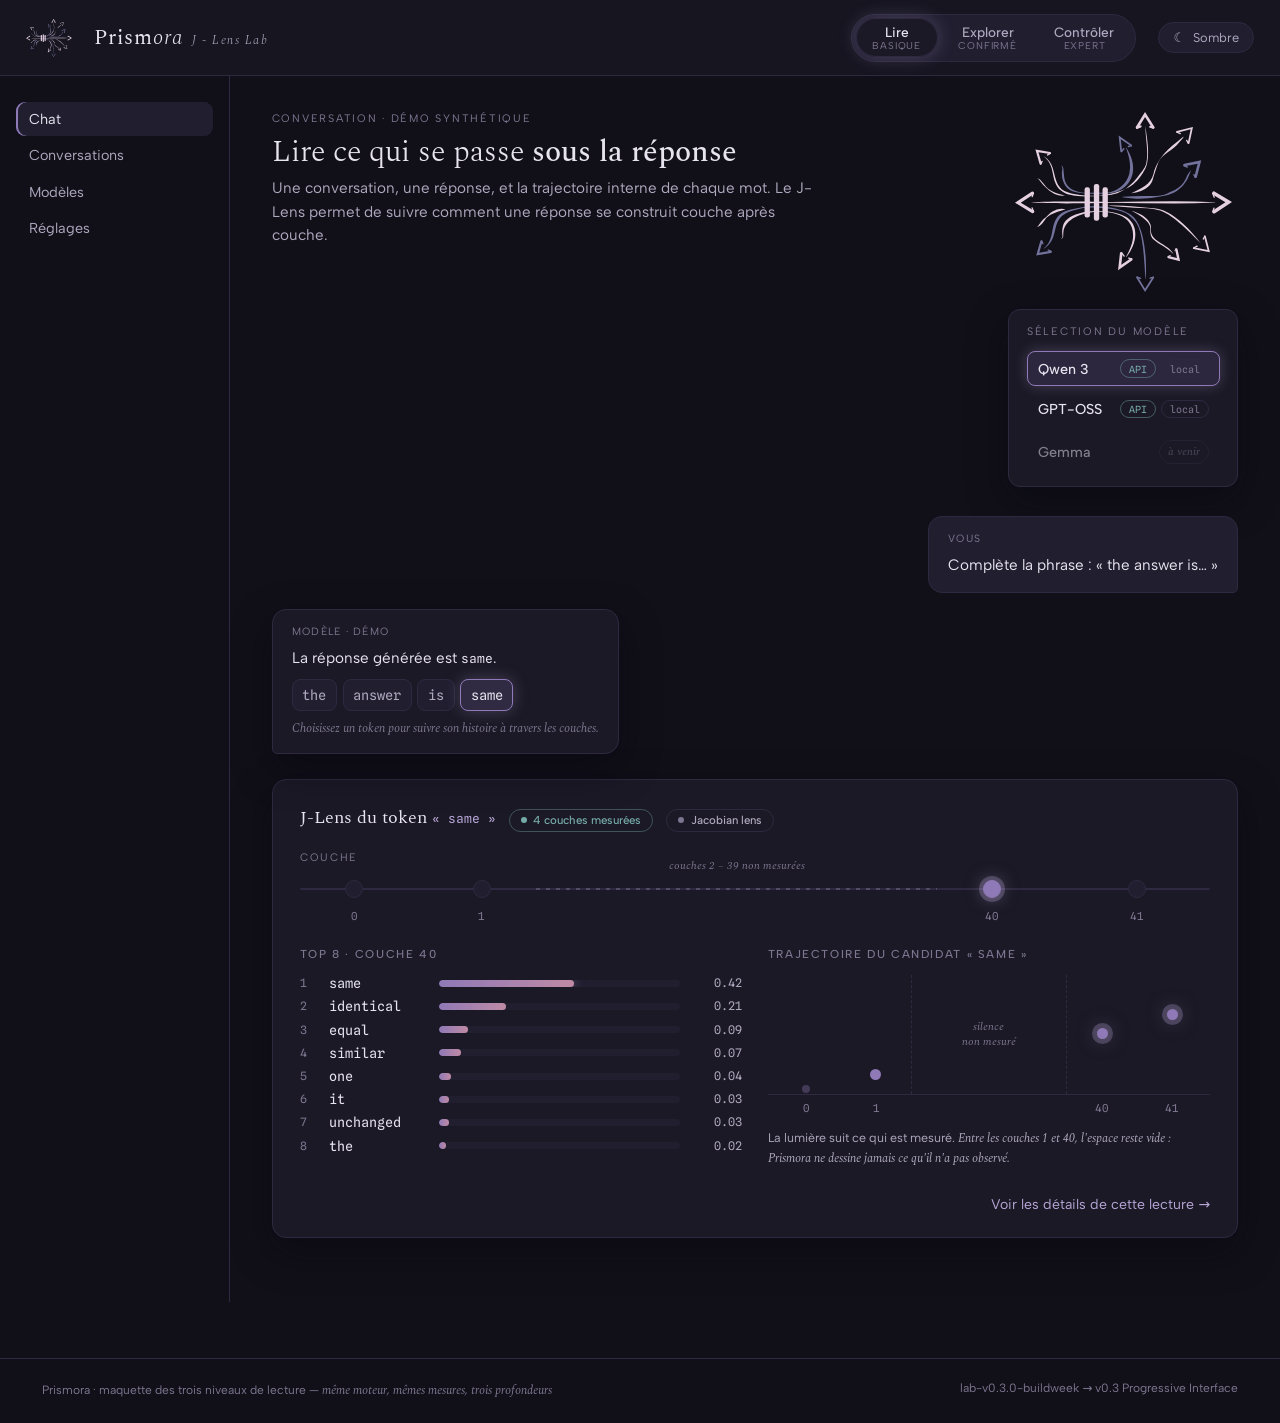
<file: design/reference/progressive-interface/prismora-trois-niveaux-v2.html>
<!DOCTYPE html>
<html lang="fr" data-theme="dark" data-level="basique">
<head>
<meta charset="UTF-8">
<meta name="viewport" content="width=device-width, initial-scale=1.0">
<title>Prismora — trois niveaux de lecture</title>
<link rel="preconnect" href="https://fonts.googleapis.com">
<link href="https://fonts.googleapis.com/css2?family=Spectral:ital,wght@0,300;0,400;0,500;1,300&family=Albert+Sans:wght@400;500;600&family=Spline+Sans+Mono:wght@400;500&display=swap" rel="stylesheet">
<style>
/* ================= PALETTE — Manifeste esthétique Prismora ================= */
:root[data-theme="dark"]{
  --fond:#111019; --carte:#1B1926; --carte-2:#211E30; --ligne:#2E2940;
  --texte:#E8E4EF; --texte-2:#AFA8BE; --texte-3:#7E7690;
  --violet:#8F79B7; --lavande:#B7A6D6; --rose:#C08AA5; --turquoise:#76AAA8;
  --ambre:#D1A36A; --corail:#C4796B;
  --halo:rgba(183,166,214,.28); --halo-fort:rgba(183,166,214,.5);
  --identique:rgba(118,170,168,.22); --different:rgba(196,121,107,.3);
  --ombre:0 14px 40px rgba(6,4,14,.45);
  --pz-mark-a:#EED8EA; --pz-mark-b:#7777A2;
}
:root[data-theme="light"]{
  --fond:#F6F3F7; --carte:#FFFCFF; --carte-2:#F1ECF4; --ligne:#DFD8E6;
  --texte:#292430; --texte-2:#6E6676; --texte-3:#98909F;
  --violet:#755A98; --lavande:#8E77AC; --rose:#AA718B; --turquoise:#508987;
  --ambre:#A8713D; --corail:#A85E50;
  --halo:rgba(117,90,152,.16); --halo-fort:rgba(117,90,152,.34);
  --identique:rgba(80,137,135,.16); --different:rgba(168,94,80,.2);
  --ombre:0 14px 40px rgba(66,52,88,.12);
  --pz-mark-a:#755A98; --pz-mark-b:#AA718B;
}
*{margin:0;padding:0;box-sizing:border-box}
html{font-size:16px}
body{
  font-family:'Albert Sans',system-ui,sans-serif;
  background:var(--fond); color:var(--texte);
  min-height:100vh; transition:background .35s ease, color .35s ease;
}
::selection{background:var(--halo-fort)}
button{font:inherit;color:inherit;background:none;border:none;cursor:pointer}
button:focus-visible,a:focus-visible,input:focus-visible{outline:2px solid var(--lavande);outline-offset:2px;border-radius:6px}
@media (prefers-reduced-motion: reduce){*{transition:none !important;animation:none !important}}

/* ================= BARRE HAUTE ================= */
.topbar{
  display:flex;align-items:center;gap:1.4rem;
  padding:.85rem 1.6rem;border-bottom:1px solid var(--ligne);
  background:color-mix(in srgb, var(--carte) 65%, transparent);
  backdrop-filter:blur(10px);position:sticky;top:0;z-index:20;
}
.brand{display:flex;align-items:center;gap:.65rem}
.brand svg{display:block}
.wordmark{
  font-family:'Spectral',serif;font-weight:400;font-size:1.3rem;letter-spacing:.04em;
}
.wordmark em{font-style:italic;font-weight:300;color:var(--texte-2);font-size:.78rem;letter-spacing:.12em;margin-left:.55rem}

.niveaux{display:flex;gap:.25rem;background:var(--carte-2);border:1px solid var(--ligne);border-radius:999px;padding:.22rem;margin-left:auto}
.niveaux button{
  padding:.38rem 1.05rem;border-radius:999px;font-size:.85rem;font-weight:500;color:var(--texte-2);
  transition:color .25s, background .25s;
}
.niveaux button[aria-pressed="true"]{background:var(--carte);color:var(--texte);box-shadow:inset 0 0 0 1px var(--ligne), 0 0 18px var(--halo)}
.niveaux button span{display:block;font-size:.62rem;font-weight:400;color:var(--texte-3);letter-spacing:.08em;text-transform:uppercase}

.theme-toggle{
  display:flex;align-items:center;gap:.5rem;font-size:.8rem;color:var(--texte-2);
  border:1px solid var(--ligne);border-radius:999px;padding:.42rem .9rem;background:var(--carte-2);
}
.theme-toggle:hover{color:var(--texte)}

/* ================= STRUCTURE ================= */
.app{display:grid;grid-template-columns:230px 1fr;min-height:calc(100vh - 61px)}
@media(max-width:900px){.app{grid-template-columns:1fr}.sidebar{display:none}}

.sidebar{
  border-right:1px solid var(--ligne);padding:1.6rem 1rem;
  display:flex;flex-direction:column;gap:.15rem;
}
.sidebar .groupe{margin-top:1.1rem;font-size:.66rem;letter-spacing:.14em;text-transform:uppercase;color:var(--texte-3);padding:.3rem .8rem}
.sidebar a{
  display:block;padding:.5rem .8rem;border-radius:9px;color:var(--texte-2);
  text-decoration:none;font-size:.9rem;transition:background .2s,color .2s;
}
.sidebar a:hover{background:var(--carte-2);color:var(--texte)}
.sidebar a.actif{background:var(--carte-2);color:var(--texte);box-shadow:inset 2px 0 0 var(--violet)}
.sidebar a .sous{color:var(--texte-3);font-size:.78rem;display:block;padding-left:.9rem}
.sidebar .nav-niveau{display:none;flex-direction:column;gap:.15rem}
:root[data-level="basique"] .nav-basique{display:flex}
:root[data-level="confirme"] .nav-confirme{display:flex}
:root[data-level="expert"] .nav-expert{display:flex}

main{padding:2.2rem 2.6rem 4rem;max-width:1120px;width:100%;margin:0 auto}
.vue{display:none}
:root[data-level="basique"] #vue-basique{display:block}
:root[data-level="confirme"] #vue-confirme{display:block}
:root[data-level="expert"] #vue-expert{display:block}

/* ================= COMPOSANTS COMMUNS ================= */
.carte{
  background:var(--carte);border:1px solid var(--ligne);border-radius:14px;
  box-shadow:var(--ombre);padding:1.5rem 1.7rem;
}
.eyebrow{font-size:.68rem;letter-spacing:.16em;text-transform:uppercase;color:var(--texte-3);margin-bottom:.5rem}
h1{font-family:'Spectral',serif;font-weight:300;font-size:1.9rem;line-height:1.25;margin-bottom:.4rem}
h1 strong{font-weight:500}
.sous-titre{color:var(--texte-2);font-size:.95rem;max-width:56ch;line-height:1.55}
.mono{font-family:'Spline Sans Mono',monospace;font-size:.8rem}
.chip{
  display:inline-flex;align-items:center;gap:.4rem;border-radius:999px;
  padding:.22rem .7rem;font-size:.72rem;font-weight:500;border:1px solid var(--ligne);color:var(--texte-2);
}
.chip::before{content:"";width:6px;height:6px;border-radius:50%;background:var(--texte-3)}
.chip.ok{color:var(--turquoise);border-color:color-mix(in srgb,var(--turquoise) 40%,transparent)}
.chip.ok::before{background:var(--turquoise)}
.chip.attention{color:var(--ambre);border-color:color-mix(in srgb,var(--ambre) 40%,transparent)}
.chip.attention::before{background:var(--ambre)}
.chip.regles{color:var(--lavande);border-color:color-mix(in srgb,var(--violet) 45%,transparent)}
.chip.regles::before{background:var(--violet);box-shadow:0 0 8px var(--halo-fort)}

/* ================= NIVEAU BASIQUE ================= */
.entete-vue{margin-bottom:1.8rem}
.conv{display:flex;flex-direction:column;gap:1rem;margin-bottom:1.6rem}
.msg{max-width:64ch;padding:.9rem 1.2rem;border-radius:14px;line-height:1.5;font-size:.95rem}
.msg.humain{align-self:flex-end;background:var(--carte-2);border:1px solid var(--ligne);border-bottom-right-radius:5px}
.msg.modele{align-self:flex-start;background:var(--carte);border:1px solid var(--ligne);border-bottom-left-radius:5px;box-shadow:var(--ombre)}
.msg .qui{font-size:.66rem;letter-spacing:.12em;text-transform:uppercase;color:var(--texte-3);display:block;margin-bottom:.45rem}

.tokens{display:flex;flex-wrap:wrap;gap:.35rem;margin-top:.6rem}
.token{
  font-family:'Spline Sans Mono',monospace;font-size:.85rem;
  padding:.28rem .6rem;border-radius:8px;border:1px solid var(--ligne);
  background:var(--carte-2);color:var(--texte-2);transition:all .25s;
}
.token:hover{color:var(--texte);border-color:var(--violet)}
.token[aria-pressed="true"]{
  color:var(--texte);border-color:var(--violet);
  background:color-mix(in srgb,var(--violet) 14%,var(--carte-2));
  box-shadow:0 0 16px var(--halo);
}
.aide-token{font-size:.78rem;color:var(--texte-3);margin-top:.55rem;font-style:italic;font-family:'Spectral',serif}

/* Panneau J-Lens */
.jlens{margin-top:.4rem}
.jlens-tete{display:flex;align-items:baseline;gap:.8rem;flex-wrap:wrap;margin-bottom:1.2rem}
.jlens-tete h2{font-family:'Spectral',serif;font-weight:400;font-size:1.15rem}
.jlens-tete .mono{color:var(--lavande)}

.curseur{margin:1.2rem 0 .4rem}
.curseur-ligne{position:relative;height:36px}
.curseur-rail{position:absolute;top:16px;left:0;right:0;height:2px;background:var(--ligne);border-radius:2px}
.gap-rail{position:absolute;top:16px;height:2px;background:repeating-linear-gradient(90deg,var(--texte-3) 0 4px,transparent 4px 10px);opacity:.45}
.pas{position:absolute;top:8px;width:18px;height:18px;border-radius:50%;transform:translateX(-50%);
  background:var(--carte-2);border:1px solid var(--ligne);transition:all .25s;padding:0}
.pas:hover{border-color:var(--lavande)}
.pas[aria-pressed="true"]{background:var(--violet);border-color:var(--violet);box-shadow:0 0 0 4px var(--halo),0 0 18px var(--halo-fort)}
.pas-label{position:absolute;top:38px;transform:translateX(-50%);font-family:'Spline Sans Mono',monospace;font-size:.68rem;color:var(--texte-3)}
.gap-label{position:absolute;top:-14px;transform:translateX(-50%);font-size:.66rem;color:var(--texte-3);font-style:italic;font-family:'Spectral',serif;white-space:nowrap}

.jlens-corps{display:grid;grid-template-columns:1fr 1fr;gap:1.6rem;margin-top:2.4rem}
@media(max-width:820px){.jlens-corps{grid-template-columns:1fr}}
.jlens-corps h3{font-size:.72rem;letter-spacing:.14em;text-transform:uppercase;color:var(--texte-3);font-weight:500;margin-bottom:.9rem}

.top8{display:flex;flex-direction:column;gap:.45rem}
.cand{display:grid;grid-template-columns:1.1rem 6.2rem 1fr 3.2rem;align-items:center;gap:.7rem}
.cand .rang{font-family:'Spline Sans Mono',monospace;font-size:.72rem;color:var(--texte-3)}
.cand .nom{font-family:'Spline Sans Mono',monospace;font-size:.84rem;overflow:hidden;text-overflow:ellipsis;white-space:nowrap}
.cand .barre{height:7px;border-radius:99px;background:var(--carte-2);overflow:hidden}
.cand .barre i{display:block;height:100%;border-radius:99px;background:linear-gradient(90deg,var(--violet),var(--rose));transition:width .45s cubic-bezier(.4,0,.2,1)}
.cand .p{font-family:'Spline Sans Mono',monospace;font-size:.74rem;color:var(--texte-2);text-align:right}
.cand.top1 .nom{color:var(--texte)}
.cand.top1 .barre i{box-shadow:0 0 12px var(--halo-fort)}

/* trajectoire */
.traj{display:flex;align-items:flex-end;gap:0;height:120px;padding:0 .2rem;border-bottom:1px solid var(--ligne)}
.traj .col{flex:1;display:flex;flex-direction:column;align-items:center;justify-content:flex-end;gap:.4rem;position:relative;height:100%}
.traj .pt{width:11px;height:11px;border-radius:50%;background:var(--violet);transition:all .3s}
.traj .pt.fort{box-shadow:0 0 0 5px var(--halo),0 0 20px var(--halo-fort)}
.traj .pt.faible{opacity:.35;width:8px;height:8px}
.traj .vide{flex:2.2;display:flex;align-items:center;justify-content:center;height:100%;
  border-left:1px dashed var(--ligne);border-right:1px dashed var(--ligne)}
.traj .vide span{font-size:.66rem;color:var(--texte-3);font-style:italic;font-family:'Spectral',serif;text-align:center;line-height:1.4}
.traj-x{display:flex;gap:0;padding:0 .2rem;margin-top:.4rem}
.traj-x .col{flex:1;text-align:center;font-family:'Spline Sans Mono',monospace;font-size:.68rem;color:var(--texte-3)}
.traj-x .vide{flex:2.2}
.legende-traj{margin-top:.9rem;font-size:.78rem;color:var(--texte-2);line-height:1.5}
.legende-traj em{font-family:'Spectral',serif}

.lien-suite{margin-top:1.6rem;text-align:right}
.lien-suite button{color:var(--lavande);font-size:.88rem}
.lien-suite button:hover{text-decoration:underline;text-underline-offset:3px}

/* ================= NIVEAU CONFIRMÉ ================= */
.phrase-clef{
  font-family:'Spectral',serif;font-weight:300;font-size:1.45rem;line-height:1.45;
  border-left:2px solid var(--violet);padding:.4rem 0 .4rem 1.2rem;margin:1.4rem 0 1.8rem;
  max-width:60ch;
}
.phrase-clef strong{font-weight:500;color:var(--lavande)}
.couverture{display:grid;grid-template-columns:repeat(auto-fit,minmax(140px,1fr));gap:.8rem;margin-bottom:1.6rem}
.couv-carte{background:var(--carte);border:1px solid var(--ligne);border-radius:12px;padding:.9rem 1rem}
.couv-carte .v{font-family:'Spline Sans Mono',monospace;font-size:1.25rem;color:var(--texte)}
.couv-carte .l{font-size:.72rem;color:var(--texte-3);margin-top:.25rem;line-height:1.35}
.couv-carte.silence{border-style:dashed;background:transparent}
.couv-carte.silence .v{color:var(--texte-3);font-size:.95rem;font-style:italic;font-family:'Spectral',serif}

.understand{margin-top:.4rem}
.understand-tete{display:flex;align-items:center;gap:.8rem;flex-wrap:wrap;margin-bottom:1.1rem}
.understand-tete h2{font-family:'Spectral',serif;font-weight:400;font-size:1.15rem;margin-right:auto}
.phrase{border-top:1px solid var(--ligne);padding:.85rem .2rem}
.phrase:first-of-type{border-top:none}
.phrase .ligne1{display:flex;align-items:baseline;gap:.7rem}
.phrase .sev{width:7px;height:7px;border-radius:50%;flex-shrink:0;position:relative;top:-1px}
.sev.info{background:var(--turquoise)}
.sev.note{background:var(--violet)}
.sev.garde{background:var(--ambre)}
.phrase p{font-size:.93rem;line-height:1.55;flex:1}
.pourquoi{font-size:.78rem;color:var(--lavande);white-space:nowrap}
.pourquoi:hover{text-decoration:underline;text-underline-offset:3px}
.trace{display:none;margin:.7rem 0 .2rem 1.45rem;background:var(--carte-2);border:1px solid var(--ligne);
  border-radius:10px;padding:.8rem 1rem;font-family:'Spline Sans Mono',monospace;font-size:.75rem;
  color:var(--texte-2);line-height:1.7}
.trace.ouverte{display:block}
.trace b{color:var(--lavande);font-weight:500}

/* ================= NIVEAU EXPERT ================= */
.expert-grille{display:grid;grid-template-columns:1.5fr 1fr;gap:1.4rem;align-items:start}
@media(max-width:980px){.expert-grille{grid-template-columns:1fr}}
.heat table{border-collapse:collapse;width:100%;font-family:'Spline Sans Mono',monospace;font-size:.74rem}
.heat th{font-weight:400;color:var(--texte-3);padding:.4rem .5rem;text-align:center;font-size:.68rem}
.heat td{padding:0;text-align:center}
.heat .cel{margin:2px;height:26px;border-radius:5px;display:flex;align-items:center;justify-content:center;color:var(--texte-2)}
.cel.id{background:var(--identique)}
.cel.diff{background:var(--different);color:var(--texte)}
.cel.abs{background:transparent;border:1px dashed var(--ligne);color:var(--texte-3);font-style:italic;font-size:.66rem}
.heat .tok-l{color:var(--texte-2);text-align:left;padding:0 .6rem 0 .2rem;white-space:nowrap}
.col-declaree th{color:var(--ambre)}
.note-heat{font-size:.76rem;color:var(--texte-3);margin-top:.7rem;line-height:1.5}
.note-heat i{font-family:'Spectral',serif}

.pile{display:flex;flex-direction:column;gap:1.4rem}
.ledger table{width:100%;border-collapse:collapse;font-size:.82rem}
.ledger th{text-align:left;font-size:.66rem;letter-spacing:.12em;text-transform:uppercase;color:var(--texte-3);
  font-weight:500;padding:.35rem .4rem;border-bottom:1px solid var(--ligne)}
.ledger td{padding:.55rem .4rem;border-bottom:1px solid var(--ligne);vertical-align:top;line-height:1.45}
.grade{font-size:.68rem;padding:.14rem .55rem;border-radius:999px;border:1px solid var(--ligne);white-space:nowrap}
.grade.obs{color:var(--turquoise);border-color:color-mix(in srgb,var(--turquoise) 40%,transparent)}
.grade.hyp{color:var(--ambre);border-color:color-mix(in srgb,var(--ambre) 40%,transparent)}
.prov .kv{display:grid;grid-template-columns:auto 1fr;gap:.3rem .9rem;font-size:.78rem}
.prov .k{color:var(--texte-3)}
.prov .v{font-family:'Spline Sans Mono',monospace;color:var(--texte-2);word-break:break-all;font-size:.72rem}

footer{border-top:1px solid var(--ligne);margin-top:3.5rem;padding:1.4rem 2.6rem;
  font-size:.75rem;color:var(--texte-3);display:flex;justify-content:space-between;flex-wrap:wrap;gap:.6rem}
footer i{font-family:'Spectral',serif}

/* ---- marque de Julie + sélection du modèle (v2) ---- */
.mark-top{height:38px;width:46px}
.wordmark i{font-style:italic;font-weight:300}
.entete-basique{display:grid;grid-template-columns:1fr auto;gap:2.2rem;align-items:start}
@media(max-width:900px){.entete-basique{grid-template-columns:1fr}}
.colonne-marque{display:flex;flex-direction:column;align-items:center;gap:1.1rem}
.mark-hero{height:180px;width:217px;opacity:.96}
.selecteur-modele{background:var(--carte);border:1px solid var(--ligne);border-radius:12px;
  padding:.9rem 1.1rem;display:flex;flex-direction:column;gap:.35rem;min-width:230px;box-shadow:var(--ombre)}
.rang-modele{display:flex;align-items:center;justify-content:space-between;gap:1rem;
  padding:.45rem .6rem;border-radius:8px;border:1px solid transparent;transition:all .2s;text-align:left}
.rang-modele:hover:not(:disabled){background:var(--carte-2)}
.rang-modele[aria-pressed="true"]{border-color:var(--violet);background:color-mix(in srgb,var(--violet) 10%,var(--carte-2));box-shadow:0 0 14px var(--halo)}
.rang-modele .nom-m{font-size:.9rem;font-weight:500}
.rang-modele.indispo{opacity:.5;cursor:not-allowed}
.src{display:flex;gap:.3rem}
.src-chip{font-style:normal;font-family:'Spline Sans Mono',monospace;font-size:.62rem;
  padding:.14rem .5rem;border-radius:999px;border:1px solid var(--ligne);color:var(--texte-3);transition:all .2s}
.src-chip.actif{color:var(--turquoise);border-color:color-mix(in srgb,var(--turquoise) 45%,transparent)}
.src-chip.venir{font-style:italic;font-family:'Spectral',serif;font-size:.7rem}
</style>
</head>
<body>
<svg style="display:none" aria-hidden="true"><symbol id="pz-mark" viewBox="0 0 10673.6 8850.1"><defs><style>.st0{fill:var(--pz-mark-a,#eed8ea)}.st1{fill:var(--pz-mark-b,#7777a2)}
/* ---- marque de Julie + sélection du modèle (v2) ---- */
.mark-top{height:38px;width:46px}
.wordmark i{font-style:italic;font-weight:300}
.entete-basique{display:grid;grid-template-columns:1fr auto;gap:2.2rem;align-items:start}
@media(max-width:900px){.entete-basique{grid-template-columns:1fr}}
.colonne-marque{display:flex;flex-direction:column;align-items:center;gap:1.1rem}
.mark-hero{height:180px;width:217px;opacity:.96}
.selecteur-modele{background:var(--carte);border:1px solid var(--ligne);border-radius:12px;
  padding:.9rem 1.1rem;display:flex;flex-direction:column;gap:.35rem;min-width:230px;box-shadow:var(--ombre)}
.rang-modele{display:flex;align-items:center;justify-content:space-between;gap:1rem;
  padding:.45rem .6rem;border-radius:8px;border:1px solid transparent;transition:all .2s;text-align:left}
.rang-modele:hover:not(:disabled){background:var(--carte-2)}
.rang-modele[aria-pressed="true"]{border-color:var(--violet);background:color-mix(in srgb,var(--violet) 10%,var(--carte-2));box-shadow:0 0 14px var(--halo)}
.rang-modele .nom-m{font-size:.9rem;font-weight:500}
.rang-modele.indispo{opacity:.5;cursor:not-allowed}
.src{display:flex;gap:.3rem}
.src-chip{font-style:normal;font-family:'Spline Sans Mono',monospace;font-size:.62rem;
  padding:.14rem .5rem;border-radius:999px;border:1px solid var(--ligne);color:var(--texte-3);transition:all .2s}
.src-chip.actif{color:var(--turquoise);border-color:color-mix(in srgb,var(--turquoise) 45%,transparent)}
.src-chip.venir{font-style:italic;font-family:'Spectral',serif;font-size:.7rem}
</style></defs><path d="M770.6 4445.4h9075m-9075-5.4c1014.4-60.4 2989.1-44 4003.5-12.1 1690.7-15.7 3381.2-83.5 5071.5 12.1 6.5 0 6.7 10.8 0 10.8-1690.3 95.6-3380.7 27.8-5071.5 12.1-1003.2 21.6-3031.9 68-4003.5-22.9" class="st0"/><path d="M9698.7 3989.6a86.5 86.5 0 0 1 131.5-73.8l843.4 513.7-832.7 544a86.4 86.4 0 1 1-94.6-144.8l603.1-394-609.1-371.2a87 87 0 0 1-41.6-74" class="st0"/><path d="M9699.1 4900.7q0-4.8 1.5-9.6l53.1-171.8a32.4 32.4 0 1 1 62 19.1l-53.2 171.9a32.4 32.4 0 0 1-63.4-9.6m-4.5-900.5a32.4 32.4 0 0 1 62.8-11.5l71 188a32.4 32.4 0 1 1-60.7 23l-71-188a32 32 0 0 1-2.1-11.5m-8598.4-748.8c141.6 28.4 226.4 173.9 315 275.3 227.6 360.5 655.1 503.8 1056 577.4 3.5.4 3.5 6.3-.3 6.5-491 57.7-775.7-233.7-1096.8-549-99.2-95.1-155.7-233.6-275.2-303.9-3.4-1-2.5-6.6 1.3-6.3m320.7-1081.8c498.6 317 453.2 779.8 630.2 1264.4 58.3 144.2 141.2 278.2 261.4 376 479.2 367 2235.7 399 2778.3 158.5 290-130.4 547-324 764-554.8l155.7-179.3c140.2-187.5 397.7-474.4 449.5-702.2 134.1-625.4-53.2-1227.6-39.3-1861.7 64.2 637.4 204.2 1201.7 84.7 1837.9-60.7 326-344.1 732-591.8 961.6-582.8 622-2387.6 806-3200 600-322.7-68-625-287-733.1-608-120.7-302.4-109.5-634.8-261-923-71.7-144.7-183-257.7-304-362.7-4-3.3 1.2-10 5.4-6.7m4323.8 1813.2c417.8-202.5 942.3-412.2 1065.4-920.7 225.5-931.7 978.7-1431.1 1474.5-1840.5 5.9-5.4 16 2.4 11.8 9.5-69.7 129.3-156 177.8-244.4 291.4-250.6 341.5-805.7 534-987 920.3-56.1 135.7-231.3 692-273.2 832.8-35.5 146.7-115.7 288-229.8 390.7-229.5 209-531 288.1-811 330.2-7.8 2.4-14-9-6.3-13.7" class="st0"/><path d="M5936.3 763c0-11.5 3.1-23.3 9.7-34L6396 0l459 721a65 65 0 0 1-109.4 69.7l-348-546.4-341.2 553a64.9 64.9 0 0 1-120.1-34.2" class="st0"/><path d="M6598.6 724.6q0-8 2.5-16.1a54 54 0 0 1 67.7-35.5l150 47a54 54 0 1 1-32.2 103.2l-150-47a54 54 0 0 1-38-51.6m-642.9 46.9a54 54 0 0 1 35-50.6l165.5-62.6a54 54 0 0 1 38.3 101.2L6028.9 822a54 54 0 0 1-73.2-50.6m1967.1 201a43 43 0 0 1 33-42l798.5-195.6-171.4 802a43.3 43.3 0 0 1-84.6-18l142.6-667.1-664.5 162.8a43.3 43.3 0 0 1-53.6-42Z" class="st0"/><path d="M8409.8 1390.7a32.5 32.5 0 0 1 61-15.3l74.1 138.7a32.5 32.5 0 0 1-57.1 30.6l-74.1-138.7a32 32 0 0 1-3.9-15.3m-475.2-403.4q0-6.6 2.7-13.1a32.5 32.5 0 0 1 42.8-16.6l162 71.5a32.5 32.5 0 1 1-26.2 59.3l-162-71.4a33 33 0 0 1-19.3-29.7M1094.5 5631c56.7-37.4 89-95.9 130.4-150.9 74.6-119.5 185.3-213.2 294.8-300.2 106.1-94.2 194.7-212.7 320.6-284.5A851 851 0 0 1 2467 4778c5.4 1 5.9 9.4.3 10.8-327.1 100-668.5 177-923 415.7-88.4 108.7-148.3 234.9-256 330.4-52 48.3-114.4 107.4-191.6 106.6-5.5-.4-7.3-8.2-2.1-10.6m1192.8 603.2c25.5-31.9 49.3-78.5 52.8-119.5-30.6-174.3-30-354.2 22-526 253.7-910.8 2706.6-905.3 3266-304.5 527.2 532.5 255.2 1357.6-167.5 1862-3.8 5.3-12.3-.6-9-6 107.6-192.7 207.2-389 272.7-595.2 138.3-399.2 123-869.4-171.2-1192-671.6-757.3-3092.5-545-3175 574.7-3.6 60.5-5.1 122.1-3.6 183.3.6 11.4-2.9 19.9-5.3 26.8-17.5 40.5-39.9 77-75 104.8a5.4 5.4 0 0 1-6.9-8.4m2283.1-1633.5c648.6-28 1294.8 27 1938 105.3 216 23.9 432.3 29.4 645.2 83.3 422.3 124 777.3 402 1102.2 687.6 316.3 295.3 625.3 617 867.2 969.5-301.9-303.4-602.5-621.7-928-901.4-322.2-278.1-658.3-557.4-1057.4-703.7-408.2-123-852.3-123-1277.6-137.2-386.3-21.7-938.5-40.2-1289.6-103.4" class="st0"/><path d="m5069.3 7782.8 90.4-837.5a65 65 0 0 1 71.4-57.6 64 64 0 0 1 57.6 71.5l-59.7 553.9 450.8-314.8a65 65 0 0 1 74.4 106.4z" class="st0"/><path d="M5558.3 7182.2q0-3.7.9-7.4a32.5 32.5 0 0 1 39-24.2l153 35.7a33 33 0 0 1 24.3 39 32.5 32.5 0 0 1-39 24.2l-153.1-35.7c-15-3.5-25-16.9-25-31.6m-333.2-235.3a32.4 32.4 0 0 1 57.7-20.4l111 138a32.4 32.4 0 1 1-50.6 40.7l-111-138c-4.8-6-7.1-13.2-7.1-20.3m2267.5 187.9q0-6.9 1.6-13.9a58.3 58.3 0 0 1 70.5-42.7l402.4 98.6-86.3-403.9a58.3 58.3 0 0 1 114-24.4l125.2 585.7-583-142.8a58 58 0 0 1-44.4-56.6" class="st0"/><path d="M7839.8 6828.3q0-5.2 2.6-10.3l49.9-93.4a21.8 21.8 0 1 1 38.5 20.6l-50 93.4a21.8 21.8 0 0 1-41-10.3M7509 7106a22 22 0 0 1 13-20l109-48a21.9 21.9 0 1 1 17.7 39.9l-109 48.2a22 22 0 0 1-30.8-20m1239-410.6q0-4.2.9-8.6a43 43 0 0 1 51-33.8l670.5 136.1-169.2-660.8a43.2 43.2 0 1 1 83.8-21.5l203.4 794.5-805.7-163.5a43 43 0 0 1-34.7-42.4" class="st0"/><path d="M9231 6248.3q0-7.2 3.1-14l68.4-141.6a32.5 32.5 0 0 1 58.5 28.2l-68.4 141.6a32.5 32.5 0 0 1-61.7-14.2M8768.5 6676c0-12 6.7-23.4 18.1-29l159-78a32.4 32.4 0 1 1 28.6 58.2l-159 78a32.4 32.4 0 0 1-46.7-29.1ZM0 4461l818.3-534.7A75.6 75.6 0 1 1 901 4053l-617.4 403.5 623.8 380a75.7 75.7 0 1 1-78.7 129.3z" class="st0"/><path d="M817.7 4162q0-4.9 1.4-9.6l53.2-171.9a32.4 32.4 0 1 1 62 19.2L881 4171.5a32.4 32.4 0 0 1-63.4-9.6Zm-8.9 551.9a32.5 32.5 0 0 1 62.8-11.5l71 188a32.4 32.4 0 1 1-60.7 22.9l-71-188a33 33 0 0 1-2.1-11.4m196.3-2874.4 723.3 122.1c29.5 5 50 32.8 44.3 62.4a54 54 0 0 1-62.3 44.3l-554.4-93.6 155.8 546a54 54 0 1 1-104 29.6z" class="st0"/><path d="M1241 2557.1q0-6.6 2.8-13l55.2-125.5a32.5 32.5 0 0 1 42.8-16.6 33 33 0 0 1 16.7 42.7l-55.2 125.5a32.5 32.5 0 0 1-62.2-13M1574 2108c0-11.6 6.2-22.7 17-28.6l134.7-72.8a32.4 32.4 0 1 1 30.9 57l-134.7 73a32.4 32.4 0 0 1-47.9-28.6m4169 2742.1c369.6 117.1 807.5 316 929.7 702.6 38 127.1-4.9 256 24 383.1 69.9 371 551.4 503.4 825.8 743.8 97.4 87.4 195.4 180 267 290 3.1 4.3-3.6 10-7.7 6-436.2-425.1-616-400.5-968.2-709.6-150.2-131.9-164.5-324.2-158-518.7 14.4-191.7-122.5-344.4-263.4-466-191-167.2-422.5-292.2-653.3-422.6-5-2.5-1.3-10.7 4.2-8.6Z" class="st0"/><path d="M2295.6 2646.6c45 37.3 87.1 87.8 87.4 149.1 0 91.7 20.6 218 25.7 310.2 61 1103 1429.2 823.2 1886.9 865.8 613.3 57.2 1236.8-402.9 1339.5-1010.9 58.5-293.6 8.8-621-82-908.5-26-102.8-71.6-198.8-103.8-301.9-3.2-7.7 9.6-13.9 13.6-6.3 242.6 360.6 404.6 801 331.1 1245.7-72.3 447.6-430.3 826.5-858.3 951.8-415 117.3-1860.2 134.8-2234.5-103-342-223.7-450.5-665.7-371-1048 9-41.3-20.7-100.5-44.7-132.9-5.3-6.3 2.9-16.3 10.1-11Zm2997 1526.1c377-38.2 751.2-48.8 1128.4-47.4 364.9 10 766.7 37.9 1099.9-131 320.4-180.4 428.3-151.9 680.8-418 263.4-263.3 199.9-463.7 466.8-721.5-159.5 341.2-136.8 446-385.9 732.9-262.8 276.6-362.6 347.1-728.8 482.7-178.8 62.1-377.5 78-564.2 105.6-374 60.4-752.8 107-1132.4 76.4-189-10.9-378.3-29-565.2-64.7-8-1.3-8-14.4.6-15" class="st1"/><path d="m5095.9 1153 645.9 450.8a43.2 43.2 0 1 1-49.6 71l-489.9-342 64.9 601a43.3 43.3 0 0 1-86 9.3z" class="st1"/><path d="M5542.3 1695c0-14.7 10.1-28 25-31.6l153.2-35.6a32.5 32.5 0 0 1 14.8 63.2l-153.2 35.6a32.5 32.5 0 0 1-39.8-31.6m-330.7 247.7c0-7.1 2.3-14.3 7.1-20.3l111-138a32.5 32.5 0 0 1 50.5 40.7l-111 138a32.5 32.5 0 0 1-57.6-20.4m3058 664.5a65 65 0 0 1 52-63.5l839.6-170.4-212 828a65 65 0 0 1-125.7-32.2l160.6-627.5-636.7 129.2a65 65 0 0 1-77.8-63.6" class="st1"/><path d="M8765.1 3074.5a32.5 32.5 0 0 1 61.7-14.1l68.4 141.5a32.5 32.5 0 0 1-58.4 28.2l-68.4-141.5a33 33 0 0 1-3.3-14m-482.4-441.1q0-7.2 3.3-14.2a32.4 32.4 0 0 1 43.4-14.9l159 78a32.4 32.4 0 0 1-28.6 58.2l-159-78a32 32 0 0 1-18.1-29ZM1409.4 6712c120-111.9 227.2-228.3 295.5-378.4 143.4-294.6 123.8-639.4 256.2-947.3 63.8-160.7 174.8-310.8 320.5-410.5 292-190.4 632.4-209 961-283.7 695.2-140.6 2166.4-29 2631.5 522.8 532.7 595.8 620 2229 550.3 3001.5-.7 9-15.2 8.4-15.1-.6-30.6-652.8-63.8-1310.4-174.1-1952.7-52.2-271-103.4-550.2-249.1-785.8-116.6-159.4-258-302.4-410.4-426.5-376.9-311-1848.8-419-2324.5-311.3-302.5 74.7-647.6 142.8-896 335.3-120.4 95.1-209.2 221-270 364-130.8 293.6-131.7 655-309.1 935-84.2 145.4-217.6 260.5-357.2 350-6.8 5.1-16.4-5.7-9.5-11.8" class="st1"/><path d="M5958 8127.7a43.1 43.1 0 0 1 80-22.8l359.3 582.3 366.5-575.4a43.2 43.2 0 1 1 73 46.4l-440.6 691.9-431.9-699.8a43 43 0 0 1-6.4-22.6" class="st1"/><path d="M6616.7 8172.5c0-13.8 8.9-26.6 22.8-31l150-46.8a32.5 32.5 0 0 1 19.4 62l-150 46.8a32.5 32.5 0 0 1-42.2-31m-639.4-54.7q0-5.8 2.1-11.5a32.4 32.4 0 0 1 41.8-18.9l165.6 62.7a32.4 32.4 0 1 1-23 60.7l-165.5-62.7c-13-5-21-17.2-21-30.3M1043 7051.3l202.5-710.8a54.1 54.1 0 0 1 104 29.6l-155.6 546 554.4-93.5a54 54 0 0 1 18 106.6z" class="st1"/><path d="M1287 6351.4a32.5 32.5 0 0 1 62.1-13l55.2 125.4c7 16.3-.2 35.5-16.6 42.7a32.5 32.5 0 0 1-42.8-16.6l-55.2-125.5a33 33 0 0 1-2.8-13m316.3 432.6a32.4 32.4 0 0 1 47.9-28.5l134.6 72.8a32.4 32.4 0 0 1-30.8 57.1l-134.7-72.8c-10.8-5.9-17-17-17-28.6" class="st1"/><rect width="1482.5" height="261.9" x="3694.7" y="4314.5" class="st0" rx="107.1" ry="107.1" transform="rotate(90 4436 4445.4)"/><rect width="1815.6" height="261.9" x="3102.5" y="4314.5" class="st0" rx="111" ry="111" transform="rotate(90 4010.3 4445.4)"/><rect width="1482.5" height="261.9" x="2812.1" y="4314.5" class="st0" rx="107.1" ry="107.1" transform="rotate(90 3553.4 4445.4)"/></symbol></svg>

<header class="topbar">
  <div class="brand" aria-hidden="true">
    <svg class="mark-top" viewBox="0 0 10673.6 8850.1"><use href="#pz-mark"/></svg>
  </div>
  <div class="wordmark">Prism<i>ora</i><em>J - Lens Lab</em></div>

  <nav class="niveaux" aria-label="Niveau de lecture">
    <button data-niveau="basique" aria-pressed="true">Lire<span>basique</span></button>
    <button data-niveau="confirme" aria-pressed="false">Explorer<span>confirmé</span></button>
    <button data-niveau="expert" aria-pressed="false">Contrôler<span>expert</span></button>
  </nav>

  <button class="theme-toggle" id="theme-toggle" aria-label="Basculer le thème">
    <span id="theme-icone">☾</span><span id="theme-nom">Sombre</span>
  </button>
</header>

<div class="app">

  <!-- ============ MENU LATÉRAL (change selon le niveau) ============ -->
  <aside class="sidebar" aria-label="Navigation principale">

    <nav class="nav-niveau nav-basique">
      <a href="#" class="actif">Chat</a>
      <a href="#">Conversations</a>
      <a href="#">Modèles</a>
      <a href="#">Réglages</a>
    </nav>

    <nav class="nav-niveau nav-confirme">
      <a href="#">Chat</a>
      <a href="#">Conversations</a>
      <div class="groupe">Expériences</div>
      <a href="#">Protocoles</a>
      <a href="#">Campagnes</a>
      <a href="#">Runs</a>
      <div class="groupe">Analyse</div>
      <a href="#" class="actif">Comprendre</a>
      <a href="#">Comparaison A / B</a>
      <a href="#">Baselines</a>
      <a href="#">Interventions</a>
      <div class="groupe">Modèles</div>
      <a href="#">Registre</a>
      <a href="#">Réglages</a>
    </nav>

    <nav class="nav-niveau nav-expert">
      <a href="#">Chat</a>
      <a href="#">Conversations</a>
      <div class="groupe">Expériences</div>
      <a href="#">Protocoles verrouillés</a>
      <a href="#">Matrice complète</a>
      <a href="#">Runs</a>
      <div class="groupe">Analyse</div>
      <a href="#">Run Inspector</a>
      <a href="#" class="actif">Comparison Studio</a>
      <a href="#">Baseline Lab</a>
      <a href="#">Causal Lab</a>
      <div class="groupe">Preuves</div>
      <a href="#">Claim Ledger</a>
      <a href="#">Raws exacts</a>
      <a href="#">Provenance</a>
      <a href="#">Bridge public / privé</a>
      <div class="groupe">Infrastructure</div>
      <a href="#">GPU / API fleet</a>
      <a href="#">Schémas</a>
      <a href="#">Réglages</a>
    </nav>

  </aside>

  <main>

    <!-- ==================== NIVEAU 1 · LIRE ==================== -->
    <section class="vue" id="vue-basique" aria-label="Niveau basique — Lire">
      <div class="entete-vue entete-basique">
        <div>
          <div class="eyebrow">Conversation · démo synthétique</div>
          <h1>Lire ce qui se passe <strong>sous la réponse</strong></h1>
          <p class="sous-titre">Une conversation, une réponse, et la trajectoire interne de chaque mot. Le J-Lens permet de suivre comment une réponse se construit couche après couche.</p>
        </div>
        <div class="colonne-marque">
          <svg class="mark-hero" viewBox="0 0 10673.6 8850.1" role="img" aria-label="Prismora"><use href="#pz-mark"/></svg>
          <div class="selecteur-modele" aria-label="Sélection du modèle">
            <div class="eyebrow">Sélection du modèle</div>
            <button class="rang-modele" data-modele="qwen" aria-pressed="true">
              <span class="nom-m">Qwen 3</span>
              <span class="src"><i class="src-chip actif">API</i><i class="src-chip">local</i></span>
            </button>
            <button class="rang-modele" data-modele="gptoss" aria-pressed="false">
              <span class="nom-m">GPT-OSS</span>
              <span class="src"><i class="src-chip actif">API</i><i class="src-chip">local</i></span>
            </button>
            <button class="rang-modele indispo" disabled>
              <span class="nom-m">Gemma</span>
              <span class="src"><i class="src-chip venir">à venir</i></span>
            </button>
          </div>
        </div>
      </div>

      <div class="conv">
        <div class="msg humain"><span class="qui">Vous</span>Complète la phrase : « the answer is… »</div>
        <div class="msg modele">
          <span class="qui">Modèle · démo</span>
          La réponse générée est <span class="mono">same</span>.
          <div class="tokens" role="group" aria-label="Tokens de la réponse — sélectionnez-en un">
            <button class="token" data-token="the">the</button>
            <button class="token" data-token="answer">answer</button>
            <button class="token" data-token="is">is</button>
            <button class="token" data-token="same" aria-pressed="true">same</button>
          </div>
          <p class="aide-token">Choisissez un token pour suivre son histoire à travers les couches.</p>
        </div>
      </div>

      <div class="carte jlens">
        <div class="jlens-tete">
          <h2>J-Lens du token <span class="mono" id="token-choisi">« same »</span></h2>
          <span class="chip ok">4 couches mesurées</span>
          <span class="chip">Jacobian lens</span>
        </div>

        <div class="curseur">
          <div class="eyebrow">Couche</div>
          <div class="curseur-ligne" id="curseur">
            <div class="curseur-rail" style="left:0;right:0"></div>
            <div class="gap-rail" style="left:26%;width:44%"></div>
            <div class="gap-label" style="left:48%">couches 2 – 39 non mesurées</div>
            <button class="pas" style="left:6%"  data-couche="0"  aria-pressed="false" aria-label="Couche 0"></button>
            <button class="pas" style="left:20%" data-couche="1"  aria-pressed="false" aria-label="Couche 1"></button>
            <button class="pas" style="left:76%" data-couche="40" aria-pressed="true"  aria-label="Couche 40"></button>
            <button class="pas" style="left:92%" data-couche="41" aria-pressed="false" aria-label="Couche 41"></button>
            <span class="pas-label" style="left:6%">0</span>
            <span class="pas-label" style="left:20%">1</span>
            <span class="pas-label" style="left:76%">40</span>
            <span class="pas-label" style="left:92%">41</span>
          </div>
        </div>

        <div class="jlens-corps">
          <div>
            <h3>Top 8 · couche <span id="couche-choisie">40</span></h3>
            <div class="top8" id="top8"></div>
          </div>
          <div>
            <h3>Trajectoire du candidat « same »</h3>
            <div class="traj" id="traj"></div>
            <div class="traj-x">
              <div class="col">0</div><div class="col">1</div>
              <div class="vide"></div>
              <div class="col">40</div><div class="col">41</div>
            </div>
            <p class="legende-traj">La lumière suit ce qui est mesuré. <em>Entre les couches 1 et 40, l'espace reste vide : Prismora ne dessine jamais ce qu'il n'a pas observé.</em></p>
          </div>
        </div>

        <div class="lien-suite">
          <button data-va="confirme">Voir les détails de cette lecture →</button>
        </div>
      </div>
    </section>

    <!-- ==================== NIVEAU 2 · EXPLORER ==================== -->
    <section class="vue" id="vue-confirme" aria-label="Niveau confirmé — Explorer">
      <div class="entete-vue">
        <div class="eyebrow">Comparaison · demo-pair-a-control / demo-pair-a-shift</div>
        <h1>Explorer une <strong>bifurcation</strong></h1>
      </div>

      <p class="phrase-clef">Les deux réponses sont identiques en surface. <strong>Leurs trajectoires internes divergent à la couche 40</strong> — la couche d'intervention déclarée.</p>

      <div class="eyebrow">Couverture du contexte</div>
      <div class="couverture">
        <div class="couv-carte"><div class="v">2</div><div class="l">tokens sources</div></div>
        <div class="couv-carte"><div class="v">2</div><div class="l">tokens transmis au modèle</div></div>
        <div class="couv-carte"><div class="v">2</div><div class="l">tokens instrumentés</div></div>
        <div class="couv-carte"><div class="v">+1</div><div class="l">token généré, instrumenté à part</div></div>
        <div class="couv-carte"><div class="v">0 · 1 · 40 · 41</div><div class="l">couches capturées</div></div>
        <div class="couv-carte silence"><div class="v">inconnu</div><div class="l">troncature en amont — non rapportée par le backend</div></div>
      </div>

      <div class="carte understand">
        <div class="understand-tete">
          <h2>Comprendre</h2>
          <span class="chip regles">Résumé par règles, sans LLM</span>
          <span class="chip attention">Données synthétiques de démonstration</span>
        </div>

        <div class="phrase">
          <div class="ligne1"><span class="sev info"></span>
            <p>Les surfaces générées des deux runs sont identiques : <span class="mono">same</span>.</p>
            <button class="pourquoi" data-trace="t1">Pourquoi ?</button>
          </div>
          <div class="trace" id="t1"><b>règle</b> compare.surface.same · <b>template</b> compare.surface.same.v1<br><b>preuves</b> generated_token_ids A = [4429] · generated_token_ids B = [4429]</div>
        </div>

        <div class="phrase">
          <div class="ligne1"><span class="sev note"></span>
            <p>Première divergence stricte mesurée à la couche <span class="mono">40</span> ; elle appartient à l'ensemble d'intervention déclaré <span class="mono">[40]</span>.</p>
            <button class="pourquoi" data-trace="t2">Pourquoi ?</button>
          </div>
          <div class="trace" id="t2"><b>règle</b> compare.intervention.coincides · <b>template</b> compare.intervention.coincides.v1<br><b>preuves</b> first_strict_divergence.layer = 40 · request.intervention.layers = [40]</div>
        </div>

        <div class="phrase">
          <div class="ligne1"><span class="sev garde"></span>
            <p>Une divergence mesurée n'est pas, à elle seule, une preuve d'interprétation sémantique ni de causalité.</p>
            <button class="pourquoi" data-trace="t3">Pourquoi ?</button>
          </div>
          <div class="trace" id="t3"><b>règle</b> compare.caution · <b>template</b> compare.caution.v1<br><b>preuves</b> émise pour toute comparaison de paire — garde-fou permanent</div>
        </div>

        <div class="lien-suite">
          <button data-va="expert">Ouvrir les preuves brutes →</button>
        </div>
      </div>
    </section>

    <!-- ==================== NIVEAU 3 · CONTRÔLER ==================== -->
    <section class="vue" id="vue-expert" aria-label="Niveau expert — Contrôler">
      <div class="entete-vue">
        <div class="eyebrow">Comparison Studio · scope all · tolérance p = 0.001</div>
        <h1>Contrôler <strong>jusqu'aux preuves</strong></h1>
      </div>

      <div class="expert-grille">

        <div class="carte heat">
          <div class="eyebrow" style="margin-bottom:.9rem">Divergence par cellule — token × couche réelle</div>
          <table>
            <thead>
              <tr>
                <th></th><th>c0</th><th>c1</th>
                <th class="cel abs" style="border:none">c2–c39</th>
                <th class="col-declaree" scope="col">c40 ⌖</th><th>c41</th>
              </tr>
            </thead>
            <tbody>
              <tr><td class="tok-l">the</td><td><div class="cel id">=</div></td><td><div class="cel id">=</div></td><td><div class="cel abs">non mesuré</div></td><td><div class="cel id">=</div></td><td><div class="cel id">=</div></td></tr>
              <tr><td class="tok-l">answer</td><td><div class="cel id">=</div></td><td><div class="cel id">=</div></td><td><div class="cel abs">non mesuré</div></td><td><div class="cel id">=</div></td><td><div class="cel id">=</div></td></tr>
              <tr><td class="tok-l">is</td><td><div class="cel id">=</div></td><td><div class="cel id">=</div></td><td><div class="cel abs">non mesuré</div></td><td><div class="cel diff">≠</div></td><td><div class="cel diff">≠</div></td></tr>
              <tr><td class="tok-l">same ·gén</td><td><div class="cel id">=</div></td><td><div class="cel id">=</div></td><td><div class="cel abs">non mesuré</div></td><td><div class="cel diff">≠</div></td><td><div class="cel diff">≠</div></td></tr>
            </tbody>
          </table>
          <p class="note-heat">⌖ couche d'intervention déclarée. Les cellules absentes restent vides — <i>le silence fait partie de la mesure</i>. Tokens générés alignés par position ordinale uniquement.</p>
        </div>

        <div class="pile">
          <div class="carte ledger">
            <div class="eyebrow" style="margin-bottom:.7rem">Claim Ledger</div>
            <table>
              <thead><tr><th>Affirmation</th><th>Grade</th></tr></thead>
              <tbody>
                <tr><td>Surface générée identique, divergence de lecture interne à c40</td><td><span class="grade obs">observation</span></td></tr>
                <tr><td>La divergence coïncide avec la couche d'intervention déclarée</td><td><span class="grade obs">observation</span></td></tr>
                <tr><td>L'intervention cause le déplacement des candidats</td><td><span class="grade hyp">hypothèse</span></td></tr>
              </tbody>
            </table>
          </div>

          <div class="carte prov">
            <div class="eyebrow" style="margin-bottom:.7rem">Provenance</div>
            <div class="kv">
              <span class="k">run A</span><span class="v">demo-pair-a-control</span>
              <span class="k">run B</span><span class="v">demo-pair-a-shift</span>
              <span class="k">raw A · sha-256</span><span class="v">aab4d2da57ad187f…a502a874e</span>
              <span class="k">raw B · sha-256</span><span class="v">5e6d5ba86e1caa4a…fdf3cdb0c</span>
              <span class="k">manifest</span><span class="v">MANIFEST_SHA256.json · vérifié ✓</span>
              <span class="k">bridge</span><span class="v">public ↔ privé · non applicable (mock)</span>
            </div>
          </div>
        </div>

      </div>
    </section>

  </main>
</div>

<footer>
  <span>Prismora · maquette des trois niveaux de lecture — <i>même moteur, mêmes mesures, trois profondeurs</i></span>
  <span>lab-v0.3.0-buildweek → v0.3 Progressive Interface</span>
</footer>

<script>
/* ---------- données déterministes de la démo (couches mesurées uniquement) ---------- */
const DONNEES = {
  same: {
    0:[["the",.18,0],["a",.12,0],["it",.09,0],["of",.07,0],["in",.05,0],["to",.05,0],["and",.04,0],["is",.03,0]],
    1:[["it",.14,0],["same",.11,1],["the",.10,0],["answer",.08,0],["a",.06,0],["thing",.05,0],["one",.04,0],["is",.04,0]],
    40:[["same",.42,1],["identical",.21,0],["equal",.09,0],["similar",.07,0],["one",.04,0],["it",.03,0],["unchanged",.03,0],["the",.02,0]],
    41:[["same",.57,1],["identical",.14,0],["equal",.07,0],["similar",.04,0],["unchanged",.03,0],["one",.02,0],["it",.02,0],["exact",.02,0]]
  },
  is: {
    0:[["is",.22,1],["was",.11,0],["are",.08,0],["be",.06,0],["has",.05,0],["the",.04,0],["a",.03,0],["it",.03,0]],
    1:[["is",.31,1],["was",.09,0],["are",.07,0],["be",.05,0],["remains",.04,0],["has",.03,0],["the",.03,0],["a",.02,0]],
    40:[["is",.64,1],["remains",.08,0],["was",.05,0],["are",.03,0],["be",.02,0],["stays",.02,0],["has",.01,0],["the",.01,0]],
    41:[["is",.71,1],["remains",.06,0],["was",.04,0],["are",.02,0],["be",.02,0],["stays",.01,0],["has",.01,0],["the",.01,0]]
  },
  answer: {
    0:[["question",.15,0],["answer",.12,1],["result",.08,0],["reply",.06,0],["response",.05,0],["the",.04,0],["a",.03,0],["it",.03,0]],
    1:[["answer",.19,1],["question",.10,0],["response",.08,0],["result",.06,0],["reply",.05,0],["solution",.04,0],["the",.03,0],["a",.02,0]],
    40:[["answer",.48,1],["response",.11,0],["result",.07,0],["solution",.05,0],["reply",.03,0],["output",.02,0],["question",.02,0],["the",.01,0]],
    41:[["answer",.55,1],["response",.09,0],["result",.06,0],["solution",.04,0],["reply",.02,0],["output",.02,0],["question",.01,0],["the",.01,0]]
  },
  the: {
    0:[["the",.34,1],["a",.12,0],["this",.07,0],["that",.05,0],["an",.04,0],["its",.03,0],["one",.02,0],["it",.02,0]],
    1:[["the",.38,1],["a",.10,0],["this",.06,0],["that",.05,0],["an",.03,0],["its",.03,0],["one",.02,0],["it",.02,0]],
    40:[["the",.52,1],["a",.08,0],["this",.05,0],["that",.03,0],["an",.02,0],["its",.02,0],["one",.01,0],["it",.01,0]],
    41:[["the",.58,1],["a",.07,0],["this",.04,0],["that",.03,0],["an",.02,0],["its",.01,0],["one",.01,0],["it",.01,0]]
  }
};
let tokenActif = "same", coucheActive = 40;

function rendreTop8(){
  const liste = DONNEES[tokenActif][coucheActive];
  const boite = document.getElementById("top8");
  boite.innerHTML = "";
  liste.forEach((c,i)=>{
    const [nom,p,top1] = c;
    const el = document.createElement("div");
    el.className = "cand" + (i===0 ? " top1" : "");
    el.innerHTML =
      '<span class="rang">'+(i+1)+'</span>'+
      '<span class="nom">'+nom+'</span>'+
      '<span class="barre"><i style="width:'+Math.round(p*100/0.75)+'%"></i></span>'+
      '<span class="p">'+p.toFixed(2)+'</span>';
    boite.appendChild(el);
  });
}
function rendreTrajectoire(){
  const boite = document.getElementById("traj");
  boite.innerHTML = "";
  const couches = [0,1];
  const apres = [40,41];
  const probaDe = c => {
    const l = DONNEES[tokenActif][c];
    const trouve = l.find(x => x[0] === tokenActif);
    return trouve ? trouve[1] : 0.01;
  };
  const colonne = c => {
    const p = probaDe(c);
    const col = document.createElement("div"); col.className = "col";
    const pt = document.createElement("div");
    pt.className = "pt " + (p > .35 ? "fort" : (p < .08 ? "faible" : ""));
    pt.style.marginBottom = Math.round(p*130) + "px";
    pt.title = "couche "+c+" · p="+p.toFixed(2);
    col.appendChild(pt);
    return col;
  };
  couches.forEach(c => boite.appendChild(colonne(c)));
  const vide = document.createElement("div"); vide.className = "vide";
  vide.innerHTML = "<span>silence<br>non mesuré</span>";
  boite.appendChild(vide);
  apres.forEach(c => boite.appendChild(colonne(c)));
}
function rendre(){
  document.getElementById("token-choisi").textContent = "« "+tokenActif+" »";
  document.getElementById("couche-choisie").textContent = coucheActive;
  rendreTop8(); rendreTrajectoire();
}

/* ---------- interactions ---------- */
document.querySelectorAll(".token").forEach(b=>{
  b.addEventListener("click", ()=>{
    document.querySelectorAll(".token").forEach(x=>x.setAttribute("aria-pressed","false"));
    b.setAttribute("aria-pressed","true");
    tokenActif = b.dataset.token; rendre();
  });
});
document.querySelectorAll(".pas").forEach(b=>{
  b.addEventListener("click", ()=>{
    document.querySelectorAll(".pas").forEach(x=>x.setAttribute("aria-pressed","false"));
    b.setAttribute("aria-pressed","true");
    coucheActive = Number(b.dataset.couche); rendre();
  });
});
document.querySelectorAll(".niveaux button").forEach(b=>{
  b.addEventListener("click", ()=> changerNiveau(b.dataset.niveau));
});
document.querySelectorAll("[data-va]").forEach(b=>{
  b.addEventListener("click", ()=> changerNiveau(b.dataset.va));
});
function changerNiveau(n){
  document.documentElement.dataset.level = n;
  document.querySelectorAll(".niveaux button").forEach(x=>
    x.setAttribute("aria-pressed", x.dataset.niveau===n ? "true":"false"));
  window.scrollTo({top:0, behavior:"smooth"});
}
document.querySelectorAll(".pourquoi").forEach(b=>{
  b.addEventListener("click", ()=>{
    document.getElementById(b.dataset.trace).classList.toggle("ouverte");
  });
});
document.getElementById("theme-toggle").addEventListener("click", ()=>{
  const r = document.documentElement;
  const sombre = r.dataset.theme === "dark";
  r.dataset.theme = sombre ? "light" : "dark";
  document.getElementById("theme-icone").textContent = sombre ? "☀" : "☾";
  document.getElementById("theme-nom").textContent = sombre ? "Clair" : "Sombre";
});

rendre();

document.querySelectorAll(".rang-modele:not(.indispo)").forEach(b=>{
  b.addEventListener("click", e=>{
    if(e.target.classList.contains("src-chip")){
      b.querySelectorAll(".src-chip").forEach(c=>c.classList.remove("actif"));
      e.target.classList.add("actif");
    } else {
      document.querySelectorAll(".rang-modele").forEach(x=>x.setAttribute("aria-pressed","false"));
      b.setAttribute("aria-pressed","true");
    }
  });
});
</script>
</body>
</html>
</file>
